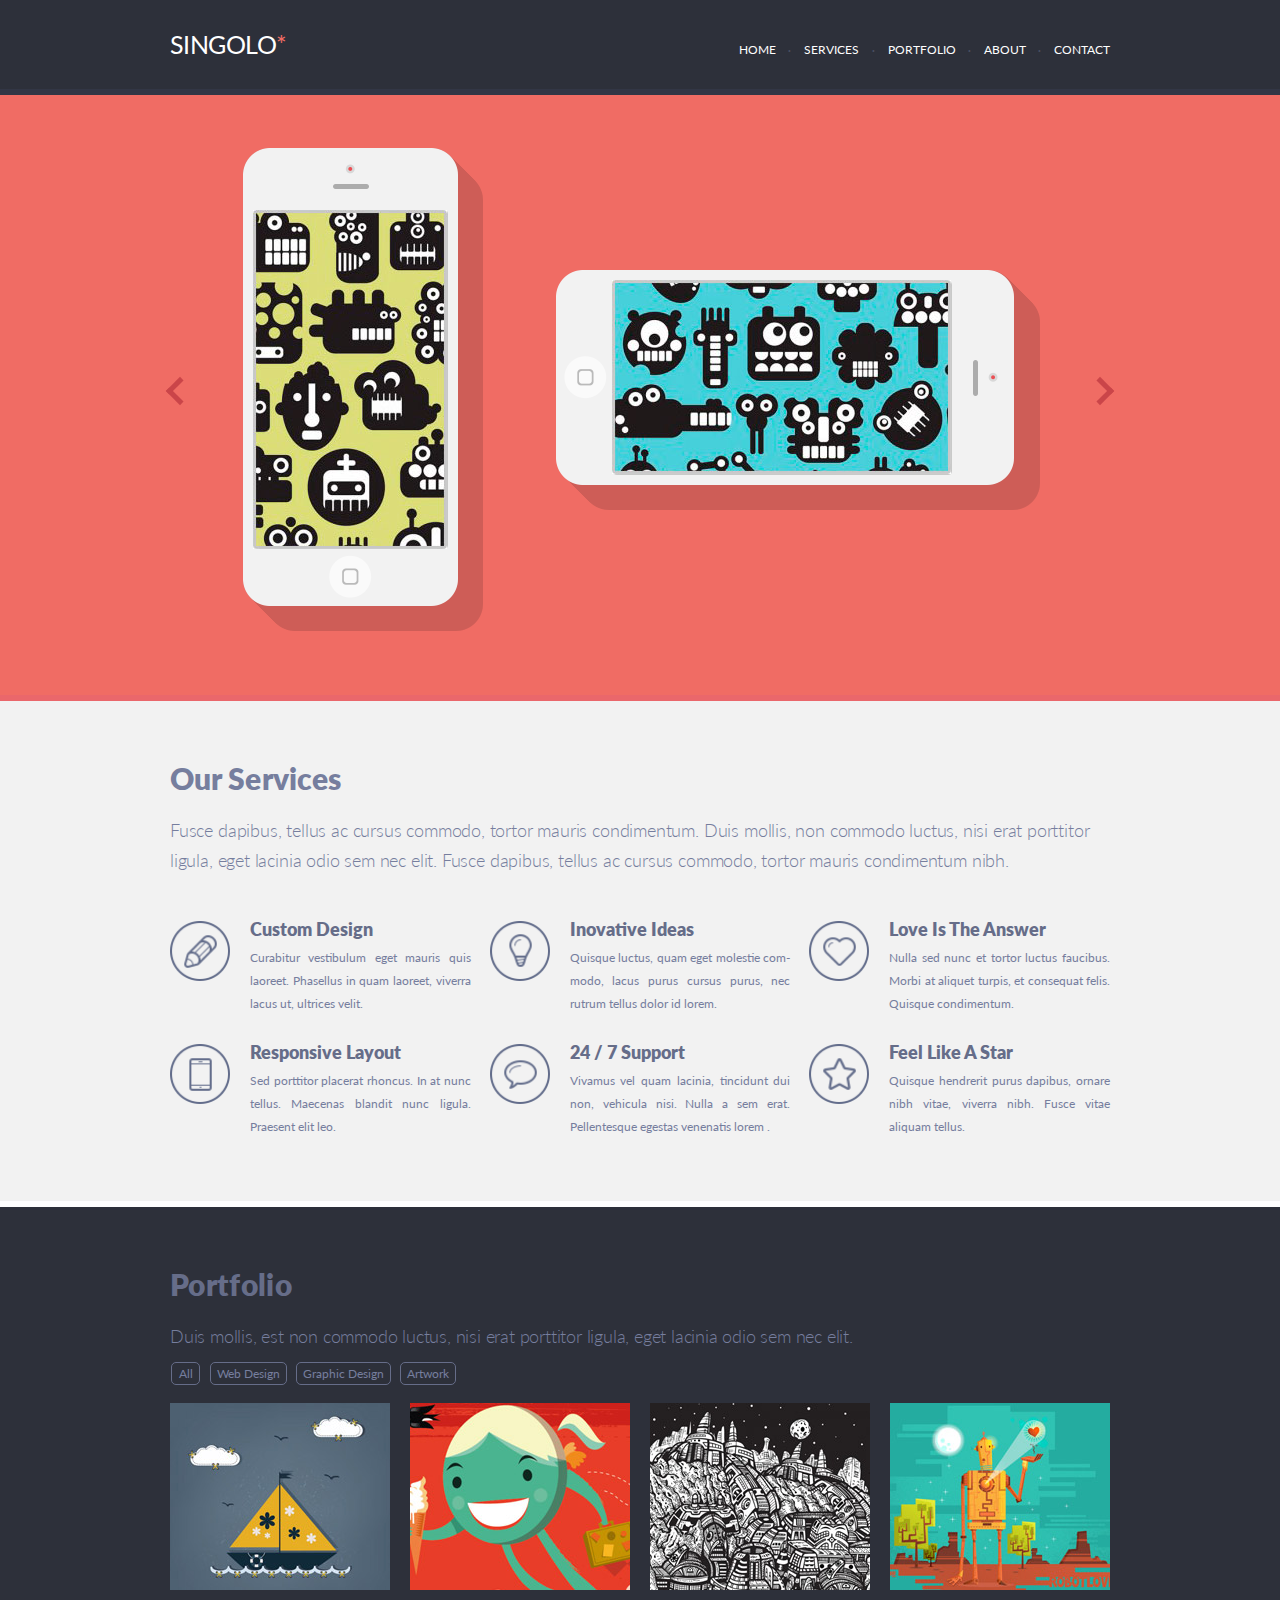
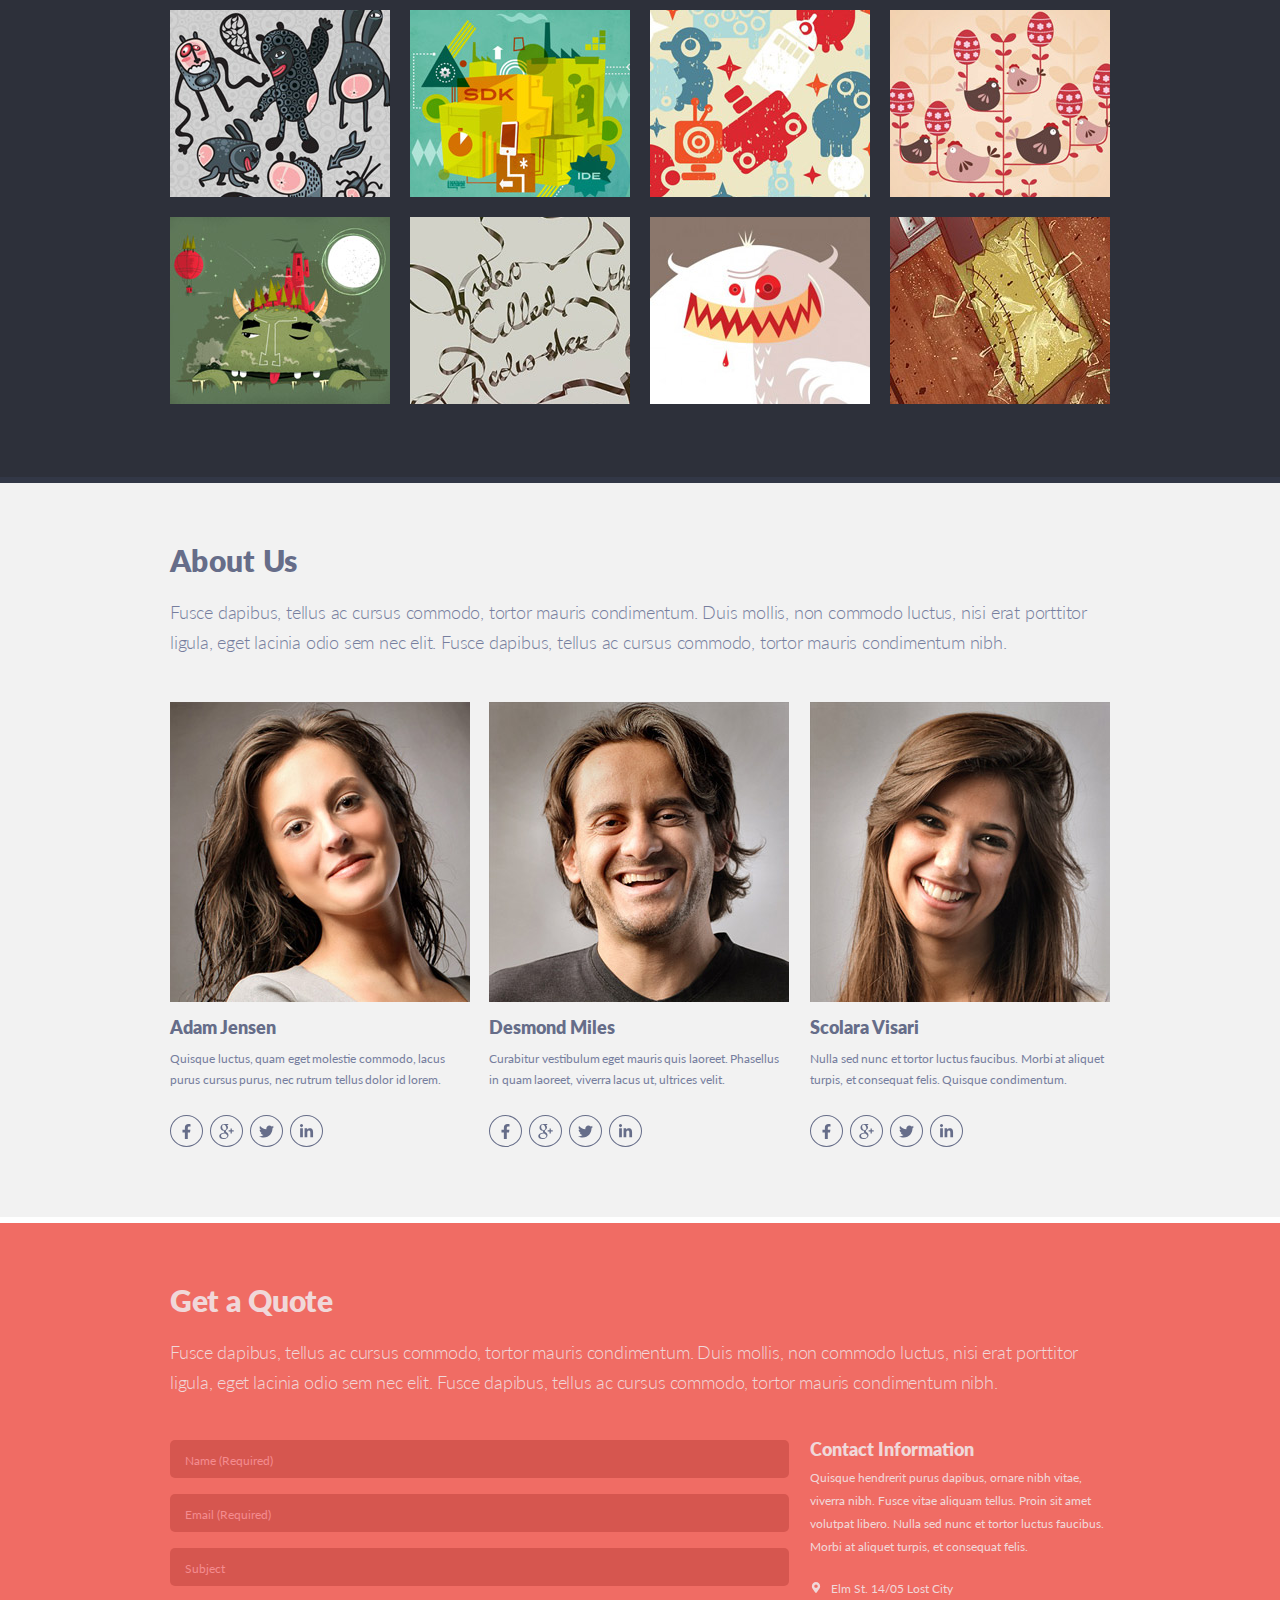
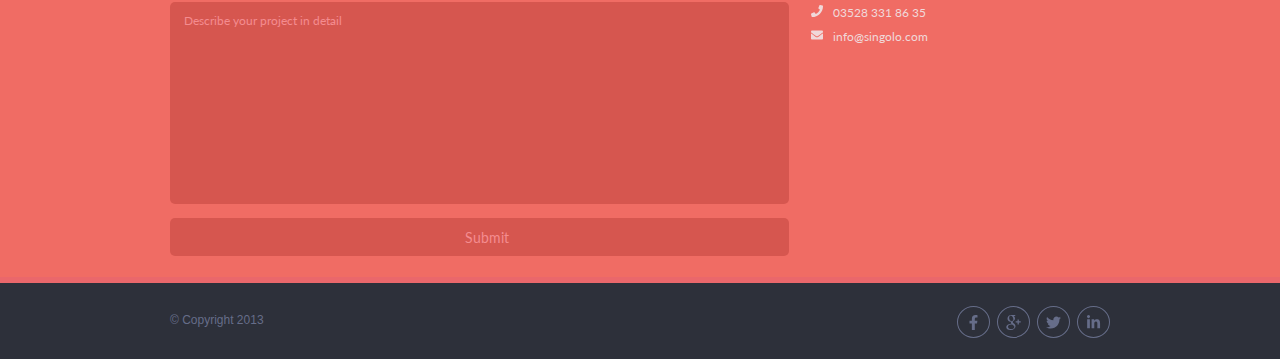
<file: index.html>
<!DOCTYPE html>
<html lang="en">
<head>
  <meta charset="UTF-8">
  <meta name="viewport" content="width=device-width, initial-scale=1.0">
  <link rel="stylesheet" href="./style.css">
  <title>Singolo</title>
</head>
<body id="home">
  <header class="header">
    <div class="container">      
      <h1 class="logo">SINGOLO<span class="star">*</span></h1>
      <nav class="nav">
        <ul class="navigation">
          <li class="navigation-item"><a class="link-item" href="#home">Home</a></li>
          <li class="navigation-item"><a class="link-item" href="#services">Services</a></li>
          <li class="navigation-item"><a class="link-item" href="#portfolio">Portfolio</a></li>
          <li class="navigation-item"><a class="link-item" href="#about">About</a></li>
          <li class="navigation-item"><a class="link-item" href="#contact">Contact</a></li>
        </ul>
      </nav>      
    </div>
  </header>
  <section class="slider-section">
    <div class="container">
      <div class="slider-show">      
        
        <div class="slider-item">
          
          <div class="iphones">
            <img class="iphone-vertical" src="./assets/img/iphone-vertical.png" alt="iphone">
            <img class="iphone-vertical-bg" src="./assets/img/bg-iphone-1.jpg" alt="iphone background">
            <img class="iphone-horizontal" src="./assets/img/iphone-horizontal.png" alt="iphone">
            <img class="iphone-horizontal-bg" src="./assets/img/bg-iphone-2.jpg" alt="iphone background">
          </div>
          
        </div> 
        <div class="slider-item">
          <img class="img2-slider" src="./assets/img/slider2.png" alt="">
        </div>
        <a class="arrow arrow-left" onclick="minusSlide()"></a>
        <a class="arrow arrow-right" onclick="plusSlide()"></a>
      </div>
    </div>
  </section>

  <section class="services-section" id="services">
    <div class="container">
      <h2 class="title-section">Our Services</h2>
      <p class="description-section">Fusce dapibus, tellus ac cursus commodo, tortor mauris condimentum. Duis mollis, non commodo luctus, nisi erat porttitor ligula, eget lacinia odio sem nec elit. Fusce dapibus, tellus ac cursus commodo, tortor mauris condimentum nibh.</p>
      

      <div class="services-items">
        <div class="services-item">
          <div class="services-item-img">
            <img src="./assets/img/pen.png" alt="pen">
          </div>
          <div class="services-item-content">
            <p class="services-item-title">Custom Design</p>
            <p class="services-item-description">Curabitur vestibulum eget mauris quis laoreet. Phasellus in quam
                    laoreet, viverra lacus ut, ultrices velit.</p>
          </div>
        </div>
        <div class="services-item">
          <div class="services-item-img">
            <img src="./assets/img/bulb.png" alt="bulb">
          </div>
          <div class="services-item-content">
            <p class="services-item-title">Inovative Ideas</p>
            <p class="services-item-description">Quisque luctus, quam eget molestie com&shy;modo, lacus purus cursus purus, nec rutrum tellus dolor id lorem.</p>
          </div>
        </div>
        <div class="services-item">
          <div class="services-item-img">
            <img src="./assets/img/heart.png" alt="heart">
          </div>
          <div class="services-item-content">
            <p class="services-item-title">Love Is The Answer</p>
            <p class="services-item-description">Nulla sed nunc et tortor luctus faucibus. Morbi at aliquet turpis, et consequat felis. Quisque condimentum.</p>
          </div>
        </div>
        <div class="services-item">
          <div class="services-item-img">
            <img src="./assets/img/phone.png" alt="phone">
          </div>
          <div class="services-item-content">
            <p class="services-item-title">Responsive Layout</p>
            <p class="services-item-description">Sed porttitor placerat rhoncus. In at nunc tellus. Maecenas blandit nunc ligula. Prae&shy;sent elit leo.</p>
          </div>
        </div>
        <div class="services-item">
          <div class="services-item-img">
            <img src="./assets/img/bubble.png" alt="bubbe">
          </div>
          <div class="services-item-content">
            <p class="services-item-title">24 / 7 Support</p>
            <p class="services-item-description">Vivamus vel quam lacinia, tincidunt dui non, vehicula nisi. Nulla a sem erat. Pellen&shy;tesque egestas venenatis lorem .</p>
          </div>
        </div>
        <div class="services-item">
          <div class="services-item-img">
            <img src="./assets/img/star.png" alt="star">
          </div>
          <div class="services-item-content">
            <p class="services-item-title">Feel Like A Star</p>
            <p class="services-item-description">Quisque hendrerit purus dapibus, ornare nibh vitae, viverra nibh. Fusce vitae aliquam tellus.</p>
          </div>
        </div>
      </div>  
    </div>
    </div>
  </section>

  <section class="portfolio" id="portfolio">
    <div class="container">
      <h2 class="title-portfolio">Portfolio</h2>
      <p class="description-portfolio">
        Duis mollis, est non commodo luctus, nisi erat porttitor ligula, eget lacinia odio sem nec elit.
      </p>
      <div class="portfolio-buttons">
        <button class="portfolio-button1">All</button>
        <button class="portfolio-button2">Web Design</button>
        <button class="portfolio-button3">Graphic Design</button>
        <button class="portfolio-button4">Artwork</button>
      </div>
      <div class="portfolio-imgs">
        <img src="./assets/img/portfolio-1.jpg" alt="images" class="portfolio-img">
        <img src="./assets/img/portfolio-2.jpg" alt="images" class="portfolio-img">
        <img src="./assets/img/portfolio-3.jpg" alt="images" class="portfolio-img">
        <img src="./assets/img/portfolio-4.jpg" alt="images" class="portfolio-img">
        <img src="./assets/img/portfolio-5.jpg" alt="images" class="portfolio-img">
        <img src="./assets/img/portfolio-6.jpg" alt="images" class="portfolio-img">
        <img src="./assets/img/portfolio-7.jpg" alt="images" class="portfolio-img">
        <img src="./assets/img/portfolio-8.jpg" alt="images" class="portfolio-img">
        <img src="./assets/img/portfolio-9.jpg" alt="images" class="portfolio-img">
        <img src="./assets/img/portfolio-10.jpg" alt="images" class="portfolio-img">
        <img src="./assets/img/portfolio-11.jpg" alt="images" class="portfolio-img">
        <img src="./assets/img/portfolio-12.jpg" alt="images" class="portfolio-img">
      </div>
    </div>
  </section>
  <section class="about-us" id="about">
    <div class="container">
      <h2 class="title-portfolio">About Us</h2>
      <p class="description-portfolio">
        Fusce dapibus, tellus ac cursus commodo, tortor mauris condimentum. Duis mollis, non commodo luctus, nisi erat porttitor ligula, eget lacinia odio sem nec elit. Fusce dapibus, tellus ac cursus commodo, tortor mauris condimentum nibh.
      </p>      
      <div class="about-persons">
          <div class="about-person">
            <div class="about-img">
              <img src="./assets/img/about-us-1.jpg" alt="images">
            </div>            
            <h3 class="about-title">Adam Jensen</h3>
            <p class="about-description">
              Quisque luctus, quam eget molestie commodo, lacus purus cursus purus, nec rutrum tellus dolor id lorem.
            </p>
            <div class="about-social">    
                <a href="#" target="_blank">        
                  <div class="social">                  
                    <svg width="15" height="15" aria-hidden="true" focusable="false" data-prefix="fab" data-icon="facebook-f" class="svg-inline--fa fa-facebook-f fa-w-10" role="img" xmlns="http://www.w3.org/2000/svg" viewBox="0 0 320 512"><path id="facebook" fill="#666d89" d="M279.14 288l14.22-92.66h-88.91v-60.13c0-25.35 12.42-50.06 52.24-50.06h40.42V6.26S260.43 0 225.36 0c-73.22 0-121.08 44.38-121.08 124.72v70.62H22.89V288h81.39v224h100.17V288z"></path></svg>
                  </div> 
                </a> 
                <a href="#" target="_blank">
                  <div class="social">                    
                      <svg version="1.1" id="Capa_1" xmlns="http://www.w3.org/2000/svg" xmlns:xlink="http://www.w3.org/1999/xlink" x="0px" y="0px"
                      width="15px" height="15px" viewBox="0 0 604.35 604.35" style="enable-background:new 0 0 604.35 604.35;"
                      xml:space="preserve"><path id="googleplus" fill="#666d89" d="M516.375,255v-76.5h-51V255h-76.5v51h76.5v76.5h51V306h76.5v-51H516.375z M320.025,341.7l-28.051-20.4
                      c-10.2-7.649-20.399-17.85-20.399-35.7s12.75-33.15,25.5-40.8c33.15-25.5,66.3-53.55,66.3-109.65c0-53.55-33.15-84.15-51-99.45
                      h43.35l30.6-35.7h-158.1c-112.2,0-168.3,71.4-168.3,147.9c0,58.65,45.9,122.4,127.5,122.4h20.4c-2.55,7.65-10.2,20.4-10.2,33.15
                      c0,25.5,10.2,35.7,22.95,51c-35.7,2.55-102,10.2-150.45,40.8c-45.9,28.05-58.65,66.3-58.65,94.35
                      c0,58.65,53.55,114.75,168.3,114.75c137.7,0,204.001-76.5,204.001-150.449C383.775,400.35,355.725,372.3,320.025,341.7z
                        M126.225,109.65c0-56.1,33.15-81.6,68.85-81.6c66.3,0,102,89.25,102,140.25c0,66.3-53.55,79.05-73.95,79.05
                      C159.375,247.35,126.225,168.3,126.225,109.65z M218.024,568.65c-84.15,0-137.7-38.25-137.7-94.351c0-56.1,51-73.95,66.3-81.6
                      c33.15-10.2,76.5-12.75,84.15-12.75s12.75,0,17.85,0c61.2,43.35,86.7,61.2,86.7,102C335.324,530.4,286.875,568.65,218.024,568.65z
                      "/></svg>                    
                  </div> 
                </a> 
                <a href="#" target="_blank">
                  <div class="social">                  
                    <svg width="15" height="15" aria-hidden="true" focusable="false" data-prefix="fab" data-icon="twitter" class="svg-inline--fa fa-twitter fa-w-16" role="img" xmlns="http://www.w3.org/2000/svg" viewBox="0 0 512 512"><path id="twitter" fill="#666d89" d="M459.37 151.716c.325 4.548.325 9.097.325 13.645 0 138.72-105.583 298.558-298.558 298.558-59.452 0-114.68-17.219-161.137-47.106 8.447.974 16.568 1.299 25.34 1.299 49.055 0 94.213-16.568 130.274-44.832-46.132-.975-84.792-31.188-98.112-72.772 6.498.974 12.995 1.624 19.818 1.624 9.421 0 18.843-1.3 27.614-3.573-48.081-9.747-84.143-51.98-84.143-102.985v-1.299c13.969 7.797 30.214 12.67 47.431 13.319-28.264-18.843-46.781-51.005-46.781-87.391 0-19.492 5.197-37.36 14.294-52.954 51.655 63.675 129.3 105.258 216.365 109.807-1.624-7.797-2.599-15.918-2.599-24.04 0-57.828 46.782-104.934 104.934-104.934 30.213 0 57.502 12.67 76.67 33.137 23.715-4.548 46.456-13.32 66.599-25.34-7.798 24.366-24.366 44.833-46.132 57.827 21.117-2.273 41.584-8.122 60.426-16.243-14.292 20.791-32.161 39.308-52.628 54.253z"></path></svg>
                  </div>
                </a>  
                <a href="#" target="_blank">
                <div class="social">                  
                    <svg width="15" height="15" aria-hidden="true" focusable="false" data-prefix="fab" data-icon="linkedin-in" class="svg-inline--fa fa-linkedin-in fa-w-14" role="img" xmlns="http://www.w3.org/2000/svg" viewBox="0 0 448 512"><path id="linkedin" fill="#666d89" d="M100.28 448H7.4V148.9h92.88zM53.79 108.1C24.09 108.1 0 83.5 0 53.8a53.79 53.79 0 0 1 107.58 0c0 29.7-24.1 54.3-53.79 54.3zM447.9 448h-92.68V302.4c0-34.7-.7-79.2-48.29-79.2-48.29 0-55.69 37.7-55.69 76.7V448h-92.78V148.9h89.08v40.8h1.3c12.4-23.5 42.69-48.3 87.88-48.3 94 0 111.28 61.9 111.28 142.3V448z"></path></svg>
                </div>  
                </a>      
            </div>
          </div>
        
        
          <div class="about-person">
            <div class="about-img">
              <img src="./assets/img/about-us-2.jpg" alt="images">
            </div>            
            <h3 class="about-title">Desmond Miles</h3>
            <p class="about-description">
              Curabitur vestibulum eget mauris quis laoreet. Phasellus in quam laoreet, viverra lacus ut, ultrices velit.
            </p>
            <div class="about-social">    
                <a href="#" target="_blank">        
                  <div class="social">                  
                    <svg width="15" height="15" aria-hidden="true" focusable="false" data-prefix="fab" data-icon="facebook-f" class="svg-inline--fa fa-facebook-f fa-w-10" role="img" xmlns="http://www.w3.org/2000/svg" viewBox="0 0 320 512"><path id="facebook" fill="#666d89" d="M279.14 288l14.22-92.66h-88.91v-60.13c0-25.35 12.42-50.06 52.24-50.06h40.42V6.26S260.43 0 225.36 0c-73.22 0-121.08 44.38-121.08 124.72v70.62H22.89V288h81.39v224h100.17V288z"></path></svg>
                  </div> 
                </a> 
                <a href="#" target="_blank">
                  <div class="social">                    
                      <svg version="1.1" id="Capa_1" xmlns="http://www.w3.org/2000/svg" xmlns:xlink="http://www.w3.org/1999/xlink" x="0px" y="0px"
                      width="15px" height="15px" viewBox="0 0 604.35 604.35" style="enable-background:new 0 0 604.35 604.35;"
                      xml:space="preserve"><path id="googleplus" fill="#666d89" d="M516.375,255v-76.5h-51V255h-76.5v51h76.5v76.5h51V306h76.5v-51H516.375z M320.025,341.7l-28.051-20.4
                      c-10.2-7.649-20.399-17.85-20.399-35.7s12.75-33.15,25.5-40.8c33.15-25.5,66.3-53.55,66.3-109.65c0-53.55-33.15-84.15-51-99.45
                      h43.35l30.6-35.7h-158.1c-112.2,0-168.3,71.4-168.3,147.9c0,58.65,45.9,122.4,127.5,122.4h20.4c-2.55,7.65-10.2,20.4-10.2,33.15
                      c0,25.5,10.2,35.7,22.95,51c-35.7,2.55-102,10.2-150.45,40.8c-45.9,28.05-58.65,66.3-58.65,94.35
                      c0,58.65,53.55,114.75,168.3,114.75c137.7,0,204.001-76.5,204.001-150.449C383.775,400.35,355.725,372.3,320.025,341.7z
                        M126.225,109.65c0-56.1,33.15-81.6,68.85-81.6c66.3,0,102,89.25,102,140.25c0,66.3-53.55,79.05-73.95,79.05
                      C159.375,247.35,126.225,168.3,126.225,109.65z M218.024,568.65c-84.15,0-137.7-38.25-137.7-94.351c0-56.1,51-73.95,66.3-81.6
                      c33.15-10.2,76.5-12.75,84.15-12.75s12.75,0,17.85,0c61.2,43.35,86.7,61.2,86.7,102C335.324,530.4,286.875,568.65,218.024,568.65z
                      "/></svg>                    
                  </div> 
                </a> 
                <a href="#" target="_blank">
                  <div class="social">                  
                    <svg width="15" height="15" aria-hidden="true" focusable="false" data-prefix="fab" data-icon="twitter" class="svg-inline--fa fa-twitter fa-w-16" role="img" xmlns="http://www.w3.org/2000/svg" viewBox="0 0 512 512"><path id="twitter" fill="#666d89" d="M459.37 151.716c.325 4.548.325 9.097.325 13.645 0 138.72-105.583 298.558-298.558 298.558-59.452 0-114.68-17.219-161.137-47.106 8.447.974 16.568 1.299 25.34 1.299 49.055 0 94.213-16.568 130.274-44.832-46.132-.975-84.792-31.188-98.112-72.772 6.498.974 12.995 1.624 19.818 1.624 9.421 0 18.843-1.3 27.614-3.573-48.081-9.747-84.143-51.98-84.143-102.985v-1.299c13.969 7.797 30.214 12.67 47.431 13.319-28.264-18.843-46.781-51.005-46.781-87.391 0-19.492 5.197-37.36 14.294-52.954 51.655 63.675 129.3 105.258 216.365 109.807-1.624-7.797-2.599-15.918-2.599-24.04 0-57.828 46.782-104.934 104.934-104.934 30.213 0 57.502 12.67 76.67 33.137 23.715-4.548 46.456-13.32 66.599-25.34-7.798 24.366-24.366 44.833-46.132 57.827 21.117-2.273 41.584-8.122 60.426-16.243-14.292 20.791-32.161 39.308-52.628 54.253z"></path></svg>
                  </div>
                </a>  
                <a href="#" target="_blank">
                <div class="social">                  
                    <svg width="15" height="15" aria-hidden="true" focusable="false" data-prefix="fab" data-icon="linkedin-in" class="svg-inline--fa fa-linkedin-in fa-w-14" role="img" xmlns="http://www.w3.org/2000/svg" viewBox="0 0 448 512"><path id="linkedin" fill="#666d89" d="M100.28 448H7.4V148.9h92.88zM53.79 108.1C24.09 108.1 0 83.5 0 53.8a53.79 53.79 0 0 1 107.58 0c0 29.7-24.1 54.3-53.79 54.3zM447.9 448h-92.68V302.4c0-34.7-.7-79.2-48.29-79.2-48.29 0-55.69 37.7-55.69 76.7V448h-92.78V148.9h89.08v40.8h1.3c12.4-23.5 42.69-48.3 87.88-48.3 94 0 111.28 61.9 111.28 142.3V448z"></path></svg>
                </div>  
                </a>      
            </div>
          </div>
        
        
          <div class="about-person">
            <div class="about-img">
              <img src="./assets/img/about-us-3.jpg" alt="images">
            </div>            
            <h3 class="about-title">Scolara Visari</h3>
            <p class="about-description">
              Nulla sed nunc et tortor luctus faucibus. Morbi at aliquet turpis, et consequat felis. Quisque condimentum.
            </p>
            <div class="about-social">    
                <a href="#" target="_blank">        
                  <div class="social">                  
                    <svg width="15" height="15" aria-hidden="true" focusable="false" data-prefix="fab" data-icon="facebook-f" class="svg-inline--fa fa-facebook-f fa-w-10" role="img" xmlns="http://www.w3.org/2000/svg" viewBox="0 0 320 512"><path id="facebook" fill="#666d89" d="M279.14 288l14.22-92.66h-88.91v-60.13c0-25.35 12.42-50.06 52.24-50.06h40.42V6.26S260.43 0 225.36 0c-73.22 0-121.08 44.38-121.08 124.72v70.62H22.89V288h81.39v224h100.17V288z"></path></svg>
                  </div> 
                </a> 
                <a href="#" target="_blank">
                  <div class="social">                    
                      <svg version="1.1" id="Capa_1" xmlns="http://www.w3.org/2000/svg" xmlns:xlink="http://www.w3.org/1999/xlink" x="0px" y="0px"
                      width="15px" height="15px" viewBox="0 0 604.35 604.35" style="enable-background:new 0 0 604.35 604.35;"
                      xml:space="preserve"><path id="googleplus" fill="#666d89" d="M516.375,255v-76.5h-51V255h-76.5v51h76.5v76.5h51V306h76.5v-51H516.375z M320.025,341.7l-28.051-20.4
                      c-10.2-7.649-20.399-17.85-20.399-35.7s12.75-33.15,25.5-40.8c33.15-25.5,66.3-53.55,66.3-109.65c0-53.55-33.15-84.15-51-99.45
                      h43.35l30.6-35.7h-158.1c-112.2,0-168.3,71.4-168.3,147.9c0,58.65,45.9,122.4,127.5,122.4h20.4c-2.55,7.65-10.2,20.4-10.2,33.15
                      c0,25.5,10.2,35.7,22.95,51c-35.7,2.55-102,10.2-150.45,40.8c-45.9,28.05-58.65,66.3-58.65,94.35
                      c0,58.65,53.55,114.75,168.3,114.75c137.7,0,204.001-76.5,204.001-150.449C383.775,400.35,355.725,372.3,320.025,341.7z
                        M126.225,109.65c0-56.1,33.15-81.6,68.85-81.6c66.3,0,102,89.25,102,140.25c0,66.3-53.55,79.05-73.95,79.05
                      C159.375,247.35,126.225,168.3,126.225,109.65z M218.024,568.65c-84.15,0-137.7-38.25-137.7-94.351c0-56.1,51-73.95,66.3-81.6
                      c33.15-10.2,76.5-12.75,84.15-12.75s12.75,0,17.85,0c61.2,43.35,86.7,61.2,86.7,102C335.324,530.4,286.875,568.65,218.024,568.65z
                      "/></svg>                    
                  </div> 
                </a> 
                <a href="#" target="_blank">
                  <div class="social">                  
                    <svg width="15" height="15" aria-hidden="true" focusable="false" data-prefix="fab" data-icon="twitter" class="svg-inline--fa fa-twitter fa-w-16" role="img" xmlns="http://www.w3.org/2000/svg" viewBox="0 0 512 512"><path id="twitter" fill="#666d89" d="M459.37 151.716c.325 4.548.325 9.097.325 13.645 0 138.72-105.583 298.558-298.558 298.558-59.452 0-114.68-17.219-161.137-47.106 8.447.974 16.568 1.299 25.34 1.299 49.055 0 94.213-16.568 130.274-44.832-46.132-.975-84.792-31.188-98.112-72.772 6.498.974 12.995 1.624 19.818 1.624 9.421 0 18.843-1.3 27.614-3.573-48.081-9.747-84.143-51.98-84.143-102.985v-1.299c13.969 7.797 30.214 12.67 47.431 13.319-28.264-18.843-46.781-51.005-46.781-87.391 0-19.492 5.197-37.36 14.294-52.954 51.655 63.675 129.3 105.258 216.365 109.807-1.624-7.797-2.599-15.918-2.599-24.04 0-57.828 46.782-104.934 104.934-104.934 30.213 0 57.502 12.67 76.67 33.137 23.715-4.548 46.456-13.32 66.599-25.34-7.798 24.366-24.366 44.833-46.132 57.827 21.117-2.273 41.584-8.122 60.426-16.243-14.292 20.791-32.161 39.308-52.628 54.253z"></path></svg>
                  </div>
                </a>  
                <a href="#" target="_blank">
                <div class="social">                  
                    <svg width="15" height="15" aria-hidden="true" focusable="false" data-prefix="fab" data-icon="linkedin-in" class="svg-inline--fa fa-linkedin-in fa-w-14" role="img" xmlns="http://www.w3.org/2000/svg" viewBox="0 0 448 512"><path id="linkedin" fill="#666d89" d="M100.28 448H7.4V148.9h92.88zM53.79 108.1C24.09 108.1 0 83.5 0 53.8a53.79 53.79 0 0 1 107.58 0c0 29.7-24.1 54.3-53.79 54.3zM447.9 448h-92.68V302.4c0-34.7-.7-79.2-48.29-79.2-48.29 0-55.69 37.7-55.69 76.7V448h-92.78V148.9h89.08v40.8h1.3c12.4-23.5 42.69-48.3 87.88-48.3 94 0 111.28 61.9 111.28 142.3V448z"></path></svg>
                </div>  
                </a>      
            </div>
          </div>
        </div>
      </div>
    </div>
  </section>

  <section class="get" id="contact">
    <div class="container">
      <h2 class="title-section">Get a Quote</h2>
      <p class="description-section">
        Fusce dapibus, tellus ac cursus commodo, tortor mauris condimentum. Duis mollis, non commodo luctus, nisi erat porttitor ligula, eget lacinia odio sem nec elit. Fusce dapibus, tellus ac cursus commodo, tortor mauris condimentum nibh.
      </p>
      <div class="contacts">
        <div class="form-section">
          <form action="#" method="get">         
            <input type="input" name="name" placeholder="Name (Required)" required>
            <input type="email" name="email" placeholder="Email (Required)" required>
            <input type="input" name="subject" placeholder="Subject">
            <textarea name="text" placeholder="Describe your project in detail"></textarea>
            <input type="submit" value="Submit">
           </form>
        </div>
        <div class="contacts-section">
          <h4 class="title-contact">
            Contact Information
          </h4> 
          <p class="description-contacts">
            Quisque hendrerit purus dapibus, ornare nibh vitae, viverra nibh. Fusce vitae aliquam tellus. Proin sit amet volutpat libero. Nulla sed nunc et tortor luctus faucibus. Morbi at aliquet turpis, et consequat felis. 
          </p>
          <div class="contact-items">
            <div class="contact-item">
              <a href="#">              
                <svg width="10" height="11" aria-hidden="true" focusable="false" data-prefix="fas" data-icon="map-marker-alt" class="svg-inline--fa fa-map-marker-alt fa-w-12" role="img" xmlns="http://www.w3.org/2000/svg" viewBox="0 0 384 512"><path fill="#f0d8d9" d="M172.268 501.67C26.97 291.031 0 269.413 0 192 0 85.961 85.961 0 192 0s192 85.961 192 192c0 77.413-26.97 99.031-172.268 309.67-9.535 13.774-29.93 13.773-39.464 0zM192 272c44.183 0 80-35.817 80-80s-35.817-80-80-80-80 35.817-80 80 35.817 80 80 80z"></path></svg>
                <p class="description-contacts">Elm St. 14/05 Lost City</p>                         
            </a>
            </div>
            <div class="contact-item">
              <a href="#">              
                <svg width="12" height="12" aria-hidden="true" focusable="false" data-prefix="fas" data-icon="phone" class="svg-inline--fa fa-phone fa-w-16" role="img" xmlns="http://www.w3.org/2000/svg" viewBox="0 0 512 512"><path fill="#f0d8d9" d="M493.4 24.6l-104-24c-11.3-2.6-22.9 3.3-27.5 13.9l-48 112c-4.2 9.8-1.4 21.3 6.9 28l60.6 49.6c-36 76.7-98.9 140.5-177.2 177.2l-49.6-60.6c-6.8-8.3-18.2-11.1-28-6.9l-112 48C3.9 366.5-2 378.1.6 389.4l24 104C27.1 504.2 36.7 512 48 512c256.1 0 464-207.5 464-464 0-11.2-7.7-20.9-18.6-23.4z"></path></svg>
                <p class="description-contacts">03528 331 86 35 </p>                         
            </a>
            </div>
            <div class="contact-item">
              <a href="#">              
                <svg width="12" height="12" aria-hidden="true" focusable="false" data-prefix="fas" data-icon="envelope" class="svg-inline--fa fa-envelope fa-w-16" role="img" xmlns="http://www.w3.org/2000/svg" viewBox="0 0 512 512"><path fill="#f0d8d9" d="M502.3 190.8c3.9-3.1 9.7-.2 9.7 4.7V400c0 26.5-21.5 48-48 48H48c-26.5 0-48-21.5-48-48V195.6c0-5 5.7-7.8 9.7-4.7 22.4 17.4 52.1 39.5 154.1 113.6 21.1 15.4 56.7 47.8 92.2 47.6 35.7.3 72-32.8 92.3-47.6 102-74.1 131.6-96.3 154-113.7zM256 320c23.2.4 56.6-29.2 73.4-41.4 132.7-96.3 142.8-104.7 173.4-128.7 5.8-4.5 9.2-11.5 9.2-18.9v-19c0-26.5-21.5-48-48-48H48C21.5 64 0 85.5 0 112v19c0 7.4 3.4 14.3 9.2 18.9 30.6 23.9 40.7 32.4 173.4 128.7 16.8 12.2 50.2 41.8 73.4 41.4z"></path></svg>
                <p class="description-contacts">info@singolo.com</p>                         
            </a>
            </div>

            
          </div>  
        </div>
      </div>

    </div>
  </section>



  <footer class="footer">
    <div class="container">
      <div class="footer-block">
        <p class="copyright">© Copyright 2013</p>
        <div class="about-social">    
          <a href="#" target="_blank">        
            <div class="social">                  
              <svg width="15" height="15" aria-hidden="true" focusable="false" data-prefix="fab" data-icon="facebook-f" class="svg-inline--fa fa-facebook-f fa-w-10" role="img" xmlns="http://www.w3.org/2000/svg" viewBox="0 0 320 512"><path id="facebook" fill="#666d89" d="M279.14 288l14.22-92.66h-88.91v-60.13c0-25.35 12.42-50.06 52.24-50.06h40.42V6.26S260.43 0 225.36 0c-73.22 0-121.08 44.38-121.08 124.72v70.62H22.89V288h81.39v224h100.17V288z"></path></svg>
            </div> 
          </a> 
          <a href="#" target="_blank">
            <div class="social">                    
                <svg version="1.1" id="Capa_1" xmlns="http://www.w3.org/2000/svg" xmlns:xlink="http://www.w3.org/1999/xlink" x="0px" y="0px"
                width="15px" height="15px" viewBox="0 0 604.35 604.35" style="enable-background:new 0 0 604.35 604.35;"
                xml:space="preserve"><path id="googleplus" fill="#666d89" d="M516.375,255v-76.5h-51V255h-76.5v51h76.5v76.5h51V306h76.5v-51H516.375z M320.025,341.7l-28.051-20.4
                c-10.2-7.649-20.399-17.85-20.399-35.7s12.75-33.15,25.5-40.8c33.15-25.5,66.3-53.55,66.3-109.65c0-53.55-33.15-84.15-51-99.45
                h43.35l30.6-35.7h-158.1c-112.2,0-168.3,71.4-168.3,147.9c0,58.65,45.9,122.4,127.5,122.4h20.4c-2.55,7.65-10.2,20.4-10.2,33.15
                c0,25.5,10.2,35.7,22.95,51c-35.7,2.55-102,10.2-150.45,40.8c-45.9,28.05-58.65,66.3-58.65,94.35
                c0,58.65,53.55,114.75,168.3,114.75c137.7,0,204.001-76.5,204.001-150.449C383.775,400.35,355.725,372.3,320.025,341.7z
                  M126.225,109.65c0-56.1,33.15-81.6,68.85-81.6c66.3,0,102,89.25,102,140.25c0,66.3-53.55,79.05-73.95,79.05
                C159.375,247.35,126.225,168.3,126.225,109.65z M218.024,568.65c-84.15,0-137.7-38.25-137.7-94.351c0-56.1,51-73.95,66.3-81.6
                c33.15-10.2,76.5-12.75,84.15-12.75s12.75,0,17.85,0c61.2,43.35,86.7,61.2,86.7,102C335.324,530.4,286.875,568.65,218.024,568.65z
                "/></svg>                    
            </div> 
          </a> 
          <a href="#" target="_blank">
            <div class="social">                  
              <svg width="15" height="15" aria-hidden="true" focusable="false" data-prefix="fab" data-icon="twitter" class="svg-inline--fa fa-twitter fa-w-16" role="img" xmlns="http://www.w3.org/2000/svg" viewBox="0 0 512 512"><path id="twitter" fill="#666d89" d="M459.37 151.716c.325 4.548.325 9.097.325 13.645 0 138.72-105.583 298.558-298.558 298.558-59.452 0-114.68-17.219-161.137-47.106 8.447.974 16.568 1.299 25.34 1.299 49.055 0 94.213-16.568 130.274-44.832-46.132-.975-84.792-31.188-98.112-72.772 6.498.974 12.995 1.624 19.818 1.624 9.421 0 18.843-1.3 27.614-3.573-48.081-9.747-84.143-51.98-84.143-102.985v-1.299c13.969 7.797 30.214 12.67 47.431 13.319-28.264-18.843-46.781-51.005-46.781-87.391 0-19.492 5.197-37.36 14.294-52.954 51.655 63.675 129.3 105.258 216.365 109.807-1.624-7.797-2.599-15.918-2.599-24.04 0-57.828 46.782-104.934 104.934-104.934 30.213 0 57.502 12.67 76.67 33.137 23.715-4.548 46.456-13.32 66.599-25.34-7.798 24.366-24.366 44.833-46.132 57.827 21.117-2.273 41.584-8.122 60.426-16.243-14.292 20.791-32.161 39.308-52.628 54.253z"></path></svg>
            </div>
          </a>  
          <a href="#" target="_blank">
          <div class="social">                  
              <svg width="15" height="15" aria-hidden="true" focusable="false" data-prefix="fab" data-icon="linkedin-in" class="svg-inline--fa fa-linkedin-in fa-w-14" role="img" xmlns="http://www.w3.org/2000/svg" viewBox="0 0 448 512"><path id="linkedin" fill="#666d89" d="M100.28 448H7.4V148.9h92.88zM53.79 108.1C24.09 108.1 0 83.5 0 53.8a53.79 53.79 0 0 1 107.58 0c0 29.7-24.1 54.3-53.79 54.3zM447.9 448h-92.68V302.4c0-34.7-.7-79.2-48.29-79.2-48.29 0-55.69 37.7-55.69 76.7V448h-92.78V148.9h89.08v40.8h1.3c12.4-23.5 42.69-48.3 87.88-48.3 94 0 111.28 61.9 111.28 142.3V448z"></path></svg>
          </div>  
          </a>      
        </div>
      </div>
    </div>
  </footer>
  <div class="modal">
    <div class="modal__content">
        <h2 class="modal__header">The letter was sent</h2>
        <h3 class="modal__title">Subject</h3>
        <p id="resalt_subject" class="sub-p modal__text"></p>
        <div>
        <h3 class="modal__title">Description</h3>
        <p id="resalt_description" class="sub-p modal__text"></p>
        </div> 
        <button id="modal__button" class="button modal__button">OK</button>
    </div>
</div>
<script src="./index.js"></script>
</body>
</html>
</file>
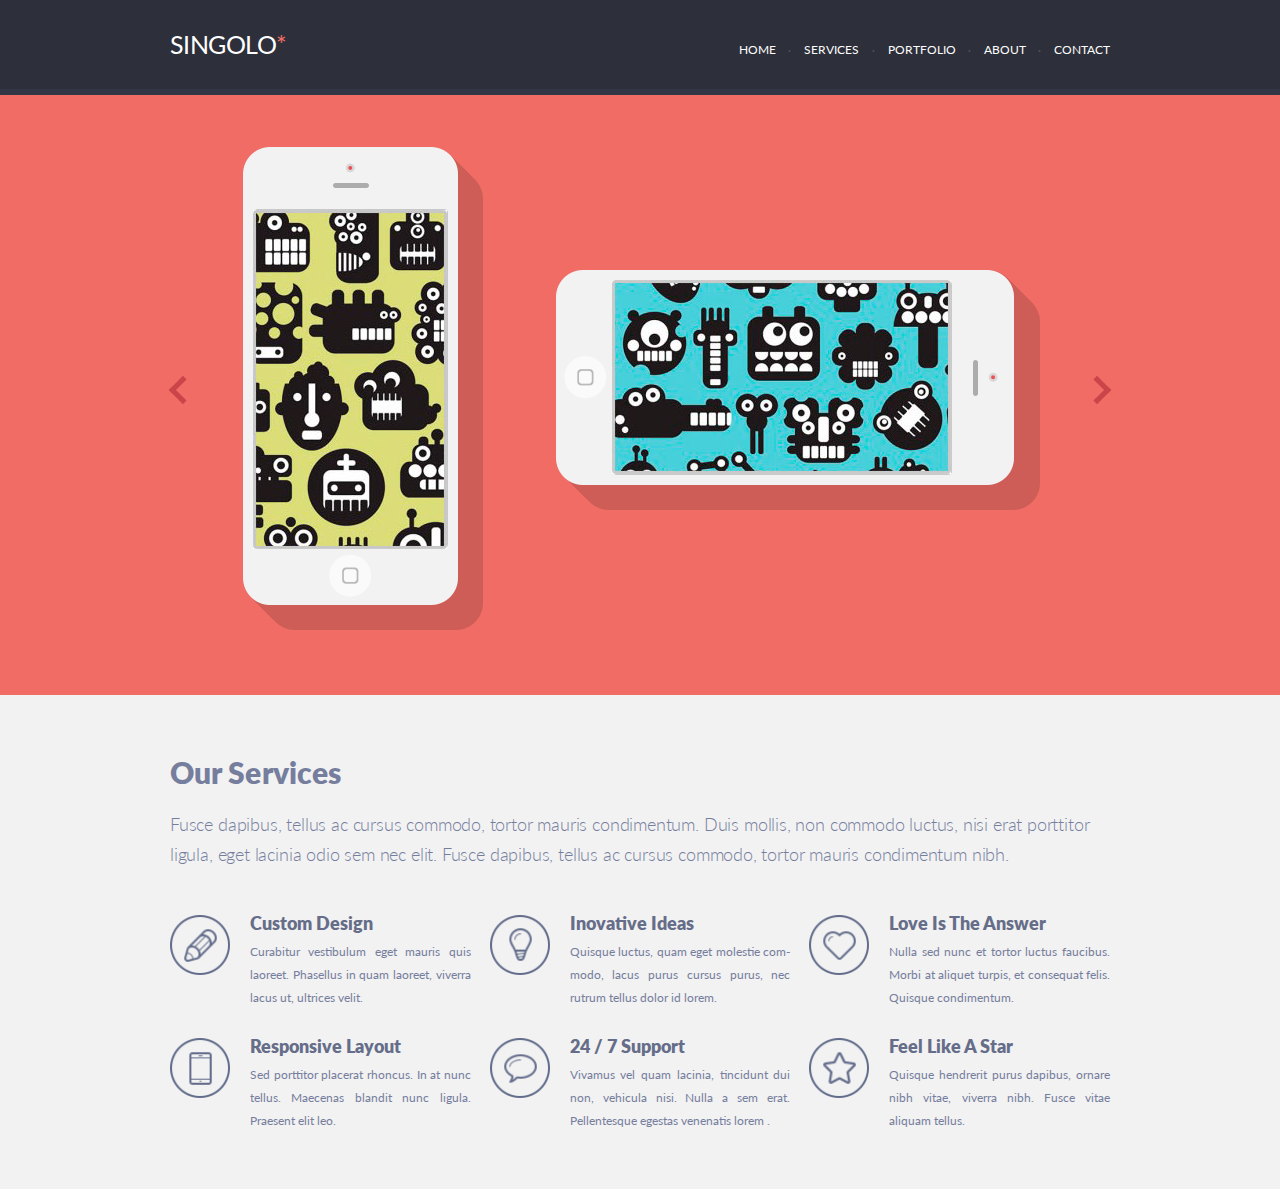
<file: singolo1.html>
<!DOCTYPE html>
<html lang="en">
<head>
  <meta charset="UTF-8">
  <meta name="viewport" content="width=device-width, initial-scale=1.0">
  <link rel="stylesheet" href="./singolo1.css">
  <title>Singolo</title>
</head>
<body>
  <header class="header">
    <div class="container">      
      <h1 class="logo">SINGOLO<span class="star">*</span></h1>
      <nav class="nav">
        <ul class="navigation">
          <li class="navigation-item"><a class="link-item" href="#">Home</a></li>
          <li class="navigation-item"><a class="link-item" href="#">Services</a></li>
          <li class="navigation-item"><a class="link-item" href="#">Portfolio</a></li>
          <li class="navigation-item"><a class="link-item" href="#">About</a></li>
          <li class="navigation-item"><a class="link-item" href="#">Contact</a></li>
        </ul>
      </nav>      
    </div>
  </header>
  <section class="slider-section">
    <div class="container">
      <div class="slider">
        <a href="#" class="arrow arrow-left"></a>
        <div class="iphones">
          <img class="iphone-vertical" src="./assets/img/iphone-vertical.png" alt="iphone">
          <img class="iphone-vertical-bg" src="./assets/img/bg-iphone-1.jpg" alt="iphone background">
          <img class="iphone-horizontal" src="./assets/img/iphone-horizontal.png" alt="iphone">
          <img class="iphone-horizontal-bg" src="./assets/img/bg-iphone-2.jpg" alt="iphone background">
        </div>
        <a href="#" class="arrow arrow-right"></a>
      </div>
    </div>
  </section>

  <section class="services-section">
    <div class="container">
      <h2 class="title-section">Our Services</h2>
      <p class="description-section">Fusce dapibus, tellus ac cursus commodo, tortor mauris condimentum. Duis mollis, non commodo luctus, nisi erat porttitor ligula, eget lacinia odio sem nec elit. Fusce dapibus, tellus ac cursus commodo, tortor mauris condimentum nibh.</p>
      

      <div class="services-items">
        <div class="services-item">
          <div class="services-item-img">
            <img src="./assets/img/pen.png" alt="pen">
          </div>
          <div class="services-item-content">
            <p class="services-item-title">Custom Design</p>
            <p class="services-item-description">Curabitur vestibulum eget mauris quis laoreet. Phasellus in quam
                    laoreet, viverra lacus ut, ultrices velit.</p>
          </div>
        </div>
        <div class="services-item">
          <div class="services-item-img">
            <img src="./assets/img/bulb.png" alt="bulb">
          </div>
          <div class="services-item-content">
            <p class="services-item-title">Inovative Ideas</p>
            <p class="services-item-description">Quisque luctus, quam eget molestie com&shy;modo, lacus purus cursus purus, nec rutrum tellus dolor id lorem.</p>
          </div>
        </div>
        <div class="services-item">
          <div class="services-item-img">
            <img src="./assets/img/heart.png" alt="heart">
          </div>
          <div class="services-item-content">
            <p class="services-item-title">Love Is The Answer</p>
            <p class="services-item-description">Nulla sed nunc et tortor luctus faucibus. Morbi at aliquet turpis, et consequat felis. Quisque condimentum.</p>
          </div>
        </div>
        <div class="services-item">
          <div class="services-item-img">
            <img src="./assets/img/phone.png" alt="phone">
          </div>
          <div class="services-item-content">
            <p class="services-item-title">Responsive Layout</p>
            <p class="services-item-description">Sed porttitor placerat rhoncus. In at nunc tellus. Maecenas blandit nunc ligula. Prae&shy;sent elit leo.</p>
          </div>
        </div>
        <div class="services-item">
          <div class="services-item-img">
            <img src="./assets/img/bubble.png" alt="bubbe">
          </div>
          <div class="services-item-content">
            <p class="services-item-title">24 / 7 Support</p>
            <p class="services-item-description">Vivamus vel quam lacinia, tincidunt dui non, vehicula nisi. Nulla a sem erat. Pellen&shy;tesque egestas venenatis lorem .</p>
          </div>
        </div>
        <div class="services-item">
          <div class="services-item-img">
            <img src="./assets/img/star.png" alt="star">
          </div>
          <div class="services-item-content">
            <p class="services-item-title">Feel Like A Star</p>
            <p class="services-item-description">Quisque hendrerit purus dapibus, ornare nibh vitae, viverra nibh. Fusce vitae aliquam tellus.</p>
          </div>
        </div>
      </div>  
    </div>
    </div>
    

  </section>
</body>
</html>
</file>
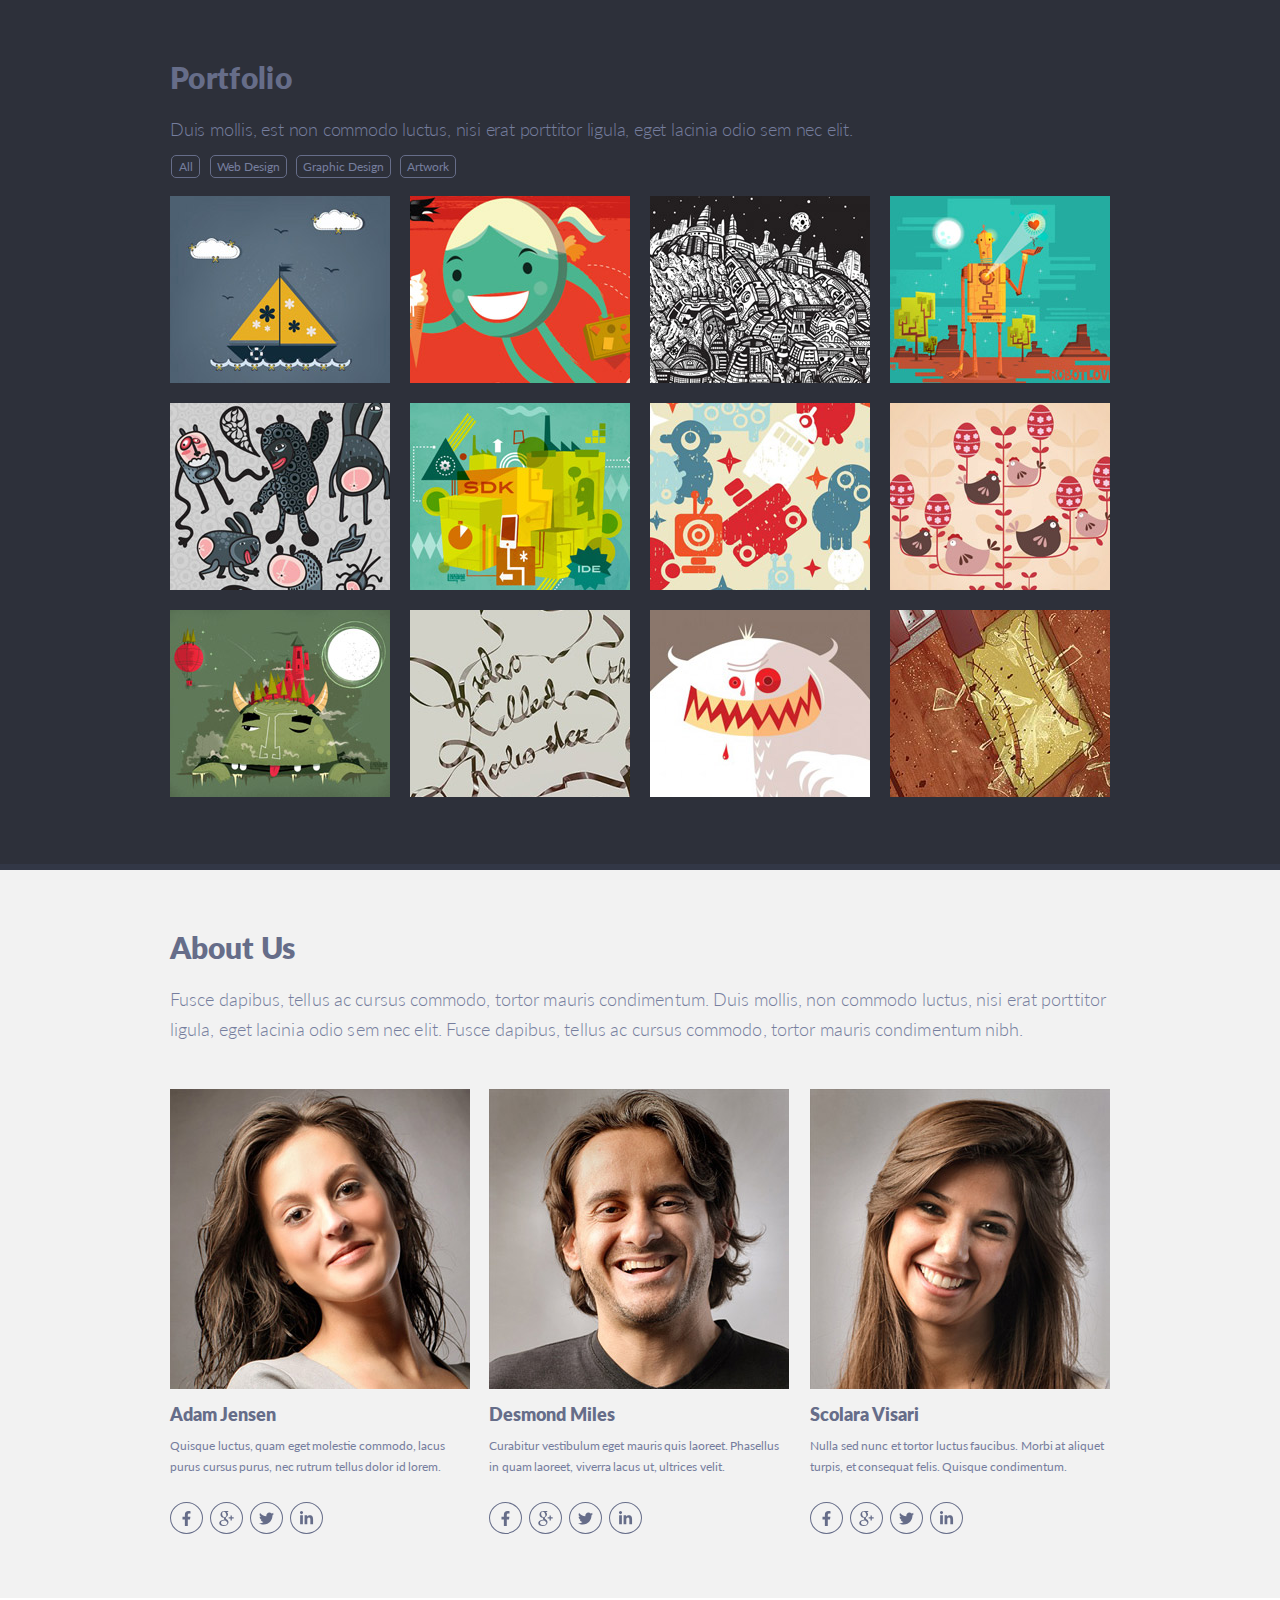
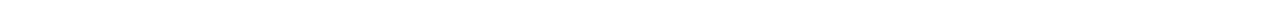
<file: singolo2.html>
<!DOCTYPE html>
<html lang="en">
<head>
  <meta charset="UTF-8">
  <meta name="viewport" content="width=device-width, initial-scale=1.0">
  <link rel="stylesheet" href="./singolo2.css">
  <title>Singolo Part II</title>
</head>
<body>
    <section class="portfolio">
      <div class="container">
        <h2 class="title-section">Portfolio</h2>
        <p class="description-section">
          Duis mollis, est non commodo luctus, nisi erat porttitor ligula, eget lacinia odio sem nec elit.
        </p>
        <div class="portfolio-buttons">
          <button class="portfolio-button1">All</button>
          <button class="portfolio-button2">Web Design</button>
          <button class="portfolio-button3">Graphic Design</button>
          <button class="portfolio-button4">Artwork</button>
        </div>
        <div class="portfolio-imgs">
          <img src="./assets/img/portfolio-1.jpg" alt="images" class="portfolio-img">
          <img src="./assets/img/portfolio-2.jpg" alt="images" class="portfolio-img">
          <img src="./assets/img/portfolio-3.jpg" alt="images" class="portfolio-img">
          <img src="./assets/img/portfolio-4.jpg" alt="images" class="portfolio-img">
          <img src="./assets/img/portfolio-5.jpg" alt="images" class="portfolio-img">
          <img src="./assets/img/portfolio-6.jpg" alt="images" class="portfolio-img">
          <img src="./assets/img/portfolio-7.jpg" alt="images" class="portfolio-img">
          <img src="./assets/img/portfolio-8.jpg" alt="images" class="portfolio-img">
          <img src="./assets/img/portfolio-9.jpg" alt="images" class="portfolio-img">
          <img src="./assets/img/portfolio-10.jpg" alt="images" class="portfolio-img">
          <img src="./assets/img/portfolio-11.jpg" alt="images" class="portfolio-img">
          <img src="./assets/img/portfolio-12.jpg" alt="images" class="portfolio-img">
        </div>
      </div>
    </section>
    <section class="about-us">
      <div class="container">
        <h2 class="title-section">About Us</h2>
        <p class="description-section">
          Fusce dapibus, tellus ac cursus commodo, tortor mauris condimentum. Duis mollis, non commodo luctus, nisi erat porttitor ligula, eget lacinia odio sem nec elit. Fusce dapibus, tellus ac cursus commodo, tortor mauris condimentum nibh.
        </p>      
        <div class="about-persons">
            <div class="about-person">
              <div class="about-img">
                <img src="./assets/img/about-us-1.jpg" alt="images">
              </div>            
              <h3 class="about-title">Adam Jensen</h3>
              <p class="about-description">
                Quisque luctus, quam eget molestie commodo, lacus purus cursus purus, nec rutrum tellus dolor id lorem.
              </p>
              <div class="about-social">    
                  <a href="#" target="_blank">        
                    <div class="social">                  
                      <svg width="15" height="15" aria-hidden="true" focusable="false" data-prefix="fab" data-icon="facebook-f" class="svg-inline--fa fa-facebook-f fa-w-10" role="img" xmlns="http://www.w3.org/2000/svg" viewBox="0 0 320 512"><path id="facebook" fill="#666d89" d="M279.14 288l14.22-92.66h-88.91v-60.13c0-25.35 12.42-50.06 52.24-50.06h40.42V6.26S260.43 0 225.36 0c-73.22 0-121.08 44.38-121.08 124.72v70.62H22.89V288h81.39v224h100.17V288z"></path></svg>
                    </div> 
                  </a> 
                  <a href="#" target="_blank">
                    <div class="social">                    
                        <svg version="1.1" id="Capa_1" xmlns="http://www.w3.org/2000/svg" xmlns:xlink="http://www.w3.org/1999/xlink" x="0px" y="0px"
                        width="15px" height="15px" viewBox="0 0 604.35 604.35" style="enable-background:new 0 0 604.35 604.35;"
                        xml:space="preserve"><path id="googleplus" fill="#666d89" d="M516.375,255v-76.5h-51V255h-76.5v51h76.5v76.5h51V306h76.5v-51H516.375z M320.025,341.7l-28.051-20.4
                        c-10.2-7.649-20.399-17.85-20.399-35.7s12.75-33.15,25.5-40.8c33.15-25.5,66.3-53.55,66.3-109.65c0-53.55-33.15-84.15-51-99.45
                        h43.35l30.6-35.7h-158.1c-112.2,0-168.3,71.4-168.3,147.9c0,58.65,45.9,122.4,127.5,122.4h20.4c-2.55,7.65-10.2,20.4-10.2,33.15
                        c0,25.5,10.2,35.7,22.95,51c-35.7,2.55-102,10.2-150.45,40.8c-45.9,28.05-58.65,66.3-58.65,94.35
                        c0,58.65,53.55,114.75,168.3,114.75c137.7,0,204.001-76.5,204.001-150.449C383.775,400.35,355.725,372.3,320.025,341.7z
                          M126.225,109.65c0-56.1,33.15-81.6,68.85-81.6c66.3,0,102,89.25,102,140.25c0,66.3-53.55,79.05-73.95,79.05
                        C159.375,247.35,126.225,168.3,126.225,109.65z M218.024,568.65c-84.15,0-137.7-38.25-137.7-94.351c0-56.1,51-73.95,66.3-81.6
                        c33.15-10.2,76.5-12.75,84.15-12.75s12.75,0,17.85,0c61.2,43.35,86.7,61.2,86.7,102C335.324,530.4,286.875,568.65,218.024,568.65z
                        "/></svg>                    
                    </div> 
                  </a> 
                  <a href="#" target="_blank">
                    <div class="social">                  
                      <svg width="15" height="15" aria-hidden="true" focusable="false" data-prefix="fab" data-icon="twitter" class="svg-inline--fa fa-twitter fa-w-16" role="img" xmlns="http://www.w3.org/2000/svg" viewBox="0 0 512 512"><path id="twitter" fill="#666d89" d="M459.37 151.716c.325 4.548.325 9.097.325 13.645 0 138.72-105.583 298.558-298.558 298.558-59.452 0-114.68-17.219-161.137-47.106 8.447.974 16.568 1.299 25.34 1.299 49.055 0 94.213-16.568 130.274-44.832-46.132-.975-84.792-31.188-98.112-72.772 6.498.974 12.995 1.624 19.818 1.624 9.421 0 18.843-1.3 27.614-3.573-48.081-9.747-84.143-51.98-84.143-102.985v-1.299c13.969 7.797 30.214 12.67 47.431 13.319-28.264-18.843-46.781-51.005-46.781-87.391 0-19.492 5.197-37.36 14.294-52.954 51.655 63.675 129.3 105.258 216.365 109.807-1.624-7.797-2.599-15.918-2.599-24.04 0-57.828 46.782-104.934 104.934-104.934 30.213 0 57.502 12.67 76.67 33.137 23.715-4.548 46.456-13.32 66.599-25.34-7.798 24.366-24.366 44.833-46.132 57.827 21.117-2.273 41.584-8.122 60.426-16.243-14.292 20.791-32.161 39.308-52.628 54.253z"></path></svg>
                    </div>
                  </a>  
                  <a href="#" target="_blank">
                  <div class="social">                  
                      <svg width="15" height="15" aria-hidden="true" focusable="false" data-prefix="fab" data-icon="linkedin-in" class="svg-inline--fa fa-linkedin-in fa-w-14" role="img" xmlns="http://www.w3.org/2000/svg" viewBox="0 0 448 512"><path id="linkedin" fill="#666d89" d="M100.28 448H7.4V148.9h92.88zM53.79 108.1C24.09 108.1 0 83.5 0 53.8a53.79 53.79 0 0 1 107.58 0c0 29.7-24.1 54.3-53.79 54.3zM447.9 448h-92.68V302.4c0-34.7-.7-79.2-48.29-79.2-48.29 0-55.69 37.7-55.69 76.7V448h-92.78V148.9h89.08v40.8h1.3c12.4-23.5 42.69-48.3 87.88-48.3 94 0 111.28 61.9 111.28 142.3V448z"></path></svg>
                  </div>  
                  </a>      
              </div>
            </div>
          
          
            <div class="about-person">
              <div class="about-img">
                <img src="./assets/img/about-us-2.jpg" alt="images">
              </div>            
              <h3 class="about-title">Desmond Miles</h3>
              <p class="about-description">
                Curabitur vestibulum eget mauris quis laoreet. Phasellus in quam laoreet, viverra lacus ut, ultrices velit.
              </p>
              <div class="about-social">    
                  <a href="#" target="_blank">        
                    <div class="social">                  
                      <svg width="15" height="15" aria-hidden="true" focusable="false" data-prefix="fab" data-icon="facebook-f" class="svg-inline--fa fa-facebook-f fa-w-10" role="img" xmlns="http://www.w3.org/2000/svg" viewBox="0 0 320 512"><path id="facebook" fill="#666d89" d="M279.14 288l14.22-92.66h-88.91v-60.13c0-25.35 12.42-50.06 52.24-50.06h40.42V6.26S260.43 0 225.36 0c-73.22 0-121.08 44.38-121.08 124.72v70.62H22.89V288h81.39v224h100.17V288z"></path></svg>
                    </div> 
                  </a> 
                  <a href="#" target="_blank">
                    <div class="social">                    
                        <svg version="1.1" id="Capa_1" xmlns="http://www.w3.org/2000/svg" xmlns:xlink="http://www.w3.org/1999/xlink" x="0px" y="0px"
                        width="15px" height="15px" viewBox="0 0 604.35 604.35" style="enable-background:new 0 0 604.35 604.35;"
                        xml:space="preserve"><path id="googleplus" fill="#666d89" d="M516.375,255v-76.5h-51V255h-76.5v51h76.5v76.5h51V306h76.5v-51H516.375z M320.025,341.7l-28.051-20.4
                        c-10.2-7.649-20.399-17.85-20.399-35.7s12.75-33.15,25.5-40.8c33.15-25.5,66.3-53.55,66.3-109.65c0-53.55-33.15-84.15-51-99.45
                        h43.35l30.6-35.7h-158.1c-112.2,0-168.3,71.4-168.3,147.9c0,58.65,45.9,122.4,127.5,122.4h20.4c-2.55,7.65-10.2,20.4-10.2,33.15
                        c0,25.5,10.2,35.7,22.95,51c-35.7,2.55-102,10.2-150.45,40.8c-45.9,28.05-58.65,66.3-58.65,94.35
                        c0,58.65,53.55,114.75,168.3,114.75c137.7,0,204.001-76.5,204.001-150.449C383.775,400.35,355.725,372.3,320.025,341.7z
                          M126.225,109.65c0-56.1,33.15-81.6,68.85-81.6c66.3,0,102,89.25,102,140.25c0,66.3-53.55,79.05-73.95,79.05
                        C159.375,247.35,126.225,168.3,126.225,109.65z M218.024,568.65c-84.15,0-137.7-38.25-137.7-94.351c0-56.1,51-73.95,66.3-81.6
                        c33.15-10.2,76.5-12.75,84.15-12.75s12.75,0,17.85,0c61.2,43.35,86.7,61.2,86.7,102C335.324,530.4,286.875,568.65,218.024,568.65z
                        "/></svg>                    
                    </div> 
                  </a> 
                  <a href="#" target="_blank">
                    <div class="social">                  
                      <svg width="15" height="15" aria-hidden="true" focusable="false" data-prefix="fab" data-icon="twitter" class="svg-inline--fa fa-twitter fa-w-16" role="img" xmlns="http://www.w3.org/2000/svg" viewBox="0 0 512 512"><path id="twitter" fill="#666d89" d="M459.37 151.716c.325 4.548.325 9.097.325 13.645 0 138.72-105.583 298.558-298.558 298.558-59.452 0-114.68-17.219-161.137-47.106 8.447.974 16.568 1.299 25.34 1.299 49.055 0 94.213-16.568 130.274-44.832-46.132-.975-84.792-31.188-98.112-72.772 6.498.974 12.995 1.624 19.818 1.624 9.421 0 18.843-1.3 27.614-3.573-48.081-9.747-84.143-51.98-84.143-102.985v-1.299c13.969 7.797 30.214 12.67 47.431 13.319-28.264-18.843-46.781-51.005-46.781-87.391 0-19.492 5.197-37.36 14.294-52.954 51.655 63.675 129.3 105.258 216.365 109.807-1.624-7.797-2.599-15.918-2.599-24.04 0-57.828 46.782-104.934 104.934-104.934 30.213 0 57.502 12.67 76.67 33.137 23.715-4.548 46.456-13.32 66.599-25.34-7.798 24.366-24.366 44.833-46.132 57.827 21.117-2.273 41.584-8.122 60.426-16.243-14.292 20.791-32.161 39.308-52.628 54.253z"></path></svg>
                    </div>
                  </a>  
                  <a href="#" target="_blank">
                  <div class="social">                  
                      <svg width="15" height="15" aria-hidden="true" focusable="false" data-prefix="fab" data-icon="linkedin-in" class="svg-inline--fa fa-linkedin-in fa-w-14" role="img" xmlns="http://www.w3.org/2000/svg" viewBox="0 0 448 512"><path id="linkedin" fill="#666d89" d="M100.28 448H7.4V148.9h92.88zM53.79 108.1C24.09 108.1 0 83.5 0 53.8a53.79 53.79 0 0 1 107.58 0c0 29.7-24.1 54.3-53.79 54.3zM447.9 448h-92.68V302.4c0-34.7-.7-79.2-48.29-79.2-48.29 0-55.69 37.7-55.69 76.7V448h-92.78V148.9h89.08v40.8h1.3c12.4-23.5 42.69-48.3 87.88-48.3 94 0 111.28 61.9 111.28 142.3V448z"></path></svg>
                  </div>  
                  </a>      
              </div>
            </div>
          
          
            <div class="about-person">
              <div class="about-img">
                <img src="./assets/img/about-us-3.jpg" alt="images">
              </div>            
              <h3 class="about-title">Scolara Visari</h3>
              <p class="about-description">
                Nulla sed nunc et tortor luctus faucibus. Morbi at aliquet turpis, et consequat felis. Quisque condimentum.
              </p>
              <div class="about-social">    
                  <a href="#" target="_blank">        
                    <div class="social">                  
                      <svg width="15" height="15" aria-hidden="true" focusable="false" data-prefix="fab" data-icon="facebook-f" class="svg-inline--fa fa-facebook-f fa-w-10" role="img" xmlns="http://www.w3.org/2000/svg" viewBox="0 0 320 512"><path id="facebook" fill="#666d89" d="M279.14 288l14.22-92.66h-88.91v-60.13c0-25.35 12.42-50.06 52.24-50.06h40.42V6.26S260.43 0 225.36 0c-73.22 0-121.08 44.38-121.08 124.72v70.62H22.89V288h81.39v224h100.17V288z"></path></svg>
                    </div> 
                  </a> 
                  <a href="#" target="_blank">
                    <div class="social">                    
                        <svg version="1.1" id="Capa_1" xmlns="http://www.w3.org/2000/svg" xmlns:xlink="http://www.w3.org/1999/xlink" x="0px" y="0px"
                        width="15px" height="15px" viewBox="0 0 604.35 604.35" style="enable-background:new 0 0 604.35 604.35;"
                        xml:space="preserve"><path id="googleplus" fill="#666d89" d="M516.375,255v-76.5h-51V255h-76.5v51h76.5v76.5h51V306h76.5v-51H516.375z M320.025,341.7l-28.051-20.4
                        c-10.2-7.649-20.399-17.85-20.399-35.7s12.75-33.15,25.5-40.8c33.15-25.5,66.3-53.55,66.3-109.65c0-53.55-33.15-84.15-51-99.45
                        h43.35l30.6-35.7h-158.1c-112.2,0-168.3,71.4-168.3,147.9c0,58.65,45.9,122.4,127.5,122.4h20.4c-2.55,7.65-10.2,20.4-10.2,33.15
                        c0,25.5,10.2,35.7,22.95,51c-35.7,2.55-102,10.2-150.45,40.8c-45.9,28.05-58.65,66.3-58.65,94.35
                        c0,58.65,53.55,114.75,168.3,114.75c137.7,0,204.001-76.5,204.001-150.449C383.775,400.35,355.725,372.3,320.025,341.7z
                          M126.225,109.65c0-56.1,33.15-81.6,68.85-81.6c66.3,0,102,89.25,102,140.25c0,66.3-53.55,79.05-73.95,79.05
                        C159.375,247.35,126.225,168.3,126.225,109.65z M218.024,568.65c-84.15,0-137.7-38.25-137.7-94.351c0-56.1,51-73.95,66.3-81.6
                        c33.15-10.2,76.5-12.75,84.15-12.75s12.75,0,17.85,0c61.2,43.35,86.7,61.2,86.7,102C335.324,530.4,286.875,568.65,218.024,568.65z
                        "/></svg>                    
                    </div> 
                  </a> 
                  <a href="#" target="_blank">
                    <div class="social">                  
                      <svg width="15" height="15" aria-hidden="true" focusable="false" data-prefix="fab" data-icon="twitter" class="svg-inline--fa fa-twitter fa-w-16" role="img" xmlns="http://www.w3.org/2000/svg" viewBox="0 0 512 512"><path id="twitter" fill="#666d89" d="M459.37 151.716c.325 4.548.325 9.097.325 13.645 0 138.72-105.583 298.558-298.558 298.558-59.452 0-114.68-17.219-161.137-47.106 8.447.974 16.568 1.299 25.34 1.299 49.055 0 94.213-16.568 130.274-44.832-46.132-.975-84.792-31.188-98.112-72.772 6.498.974 12.995 1.624 19.818 1.624 9.421 0 18.843-1.3 27.614-3.573-48.081-9.747-84.143-51.98-84.143-102.985v-1.299c13.969 7.797 30.214 12.67 47.431 13.319-28.264-18.843-46.781-51.005-46.781-87.391 0-19.492 5.197-37.36 14.294-52.954 51.655 63.675 129.3 105.258 216.365 109.807-1.624-7.797-2.599-15.918-2.599-24.04 0-57.828 46.782-104.934 104.934-104.934 30.213 0 57.502 12.67 76.67 33.137 23.715-4.548 46.456-13.32 66.599-25.34-7.798 24.366-24.366 44.833-46.132 57.827 21.117-2.273 41.584-8.122 60.426-16.243-14.292 20.791-32.161 39.308-52.628 54.253z"></path></svg>
                    </div>
                  </a>  
                  <a href="#" target="_blank">
                  <div class="social">                  
                      <svg width="15" height="15" aria-hidden="true" focusable="false" data-prefix="fab" data-icon="linkedin-in" class="svg-inline--fa fa-linkedin-in fa-w-14" role="img" xmlns="http://www.w3.org/2000/svg" viewBox="0 0 448 512"><path id="linkedin" fill="#666d89" d="M100.28 448H7.4V148.9h92.88zM53.79 108.1C24.09 108.1 0 83.5 0 53.8a53.79 53.79 0 0 1 107.58 0c0 29.7-24.1 54.3-53.79 54.3zM447.9 448h-92.68V302.4c0-34.7-.7-79.2-48.29-79.2-48.29 0-55.69 37.7-55.69 76.7V448h-92.78V148.9h89.08v40.8h1.3c12.4-23.5 42.69-48.3 87.88-48.3 94 0 111.28 61.9 111.28 142.3V448z"></path></svg>
                  </div>  
                  </a>      
              </div>
            </div>
          </div>
        </div>
      </div>
    </section>
</body>
</html>
</file>
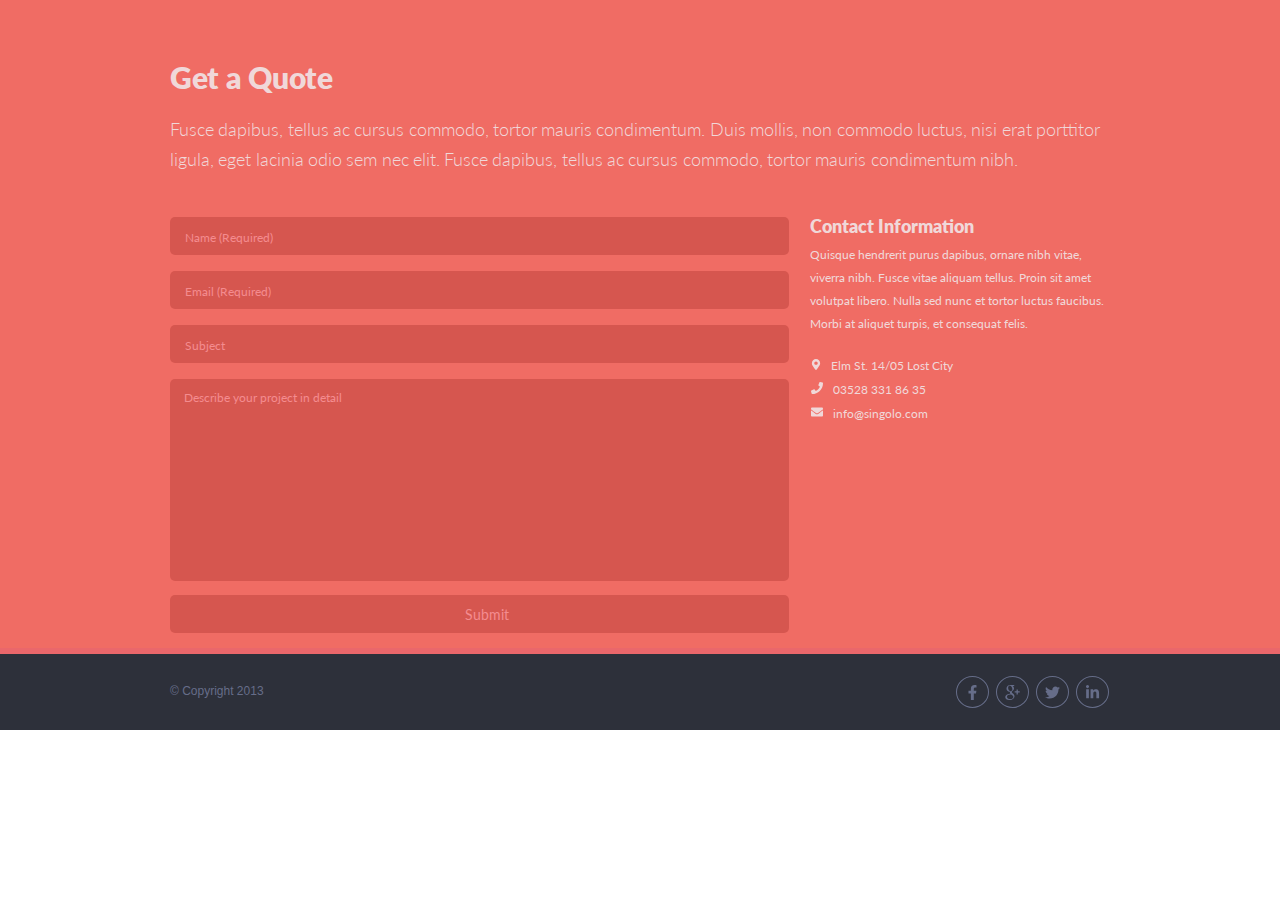
<file: singolo3.html>
<!DOCTYPE html>
<html lang="en">
<head>
  <meta charset="UTF-8">
  <meta name="viewport" content="width=device-width, initial-scale=1.0">
  <link rel="stylesheet" href="./singolo3.css">
  <title>Singolo Part III</title>
</head>
<body>
  <section class="get">
    <div class="container">
      <h2 class="title-section">Get a Quote</h2>
      <p class="description-section">
        Fusce dapibus, tellus ac cursus commodo, tortor mauris condimentum. Duis mollis, non commodo luctus, nisi erat porttitor ligula, eget lacinia odio sem nec elit. Fusce dapibus, tellus ac cursus commodo, tortor mauris condimentum nibh.
      </p>
      <div class="contacts">
        <div class="form-section">
          <form action="#">         
            <input type="input" name="name" placeholder="Name (Required)" required>
            <input type="email" name="email" placeholder="Email (Required)" required>
            <input type="input" name="subject" placeholder="Subject">
            <textarea name="text" placeholder="Describe your project in detail"></textarea>
            <input type="submit" value="Submit">
           </form>
        </div>
        <div class="contacts-section">
          <h4 class="title-contact">
            Contact Information
          </h4> 
          <p class="description-contacts">
            Quisque hendrerit purus dapibus, ornare nibh vitae, viverra nibh. Fusce vitae aliquam tellus. Proin sit amet volutpat libero. Nulla sed nunc et tortor luctus faucibus. Morbi at aliquet turpis, et consequat felis. 
          </p>
          <div class="contact-items">
            <div class="contact-item">
              <a href="#">              
                <svg width="10" height="11" aria-hidden="true" focusable="false" data-prefix="fas" data-icon="map-marker-alt" class="svg-inline--fa fa-map-marker-alt fa-w-12" role="img" xmlns="http://www.w3.org/2000/svg" viewBox="0 0 384 512"><path fill="#f0d8d9" d="M172.268 501.67C26.97 291.031 0 269.413 0 192 0 85.961 85.961 0 192 0s192 85.961 192 192c0 77.413-26.97 99.031-172.268 309.67-9.535 13.774-29.93 13.773-39.464 0zM192 272c44.183 0 80-35.817 80-80s-35.817-80-80-80-80 35.817-80 80 35.817 80 80 80z"></path></svg>
                <p class="description-contacts">Elm St. 14/05 Lost City</p>                         
            </a>
            </div>
            <div class="contact-item">
              <a href="#">              
                <svg width="12" height="12" aria-hidden="true" focusable="false" data-prefix="fas" data-icon="phone" class="svg-inline--fa fa-phone fa-w-16" role="img" xmlns="http://www.w3.org/2000/svg" viewBox="0 0 512 512"><path fill="#f0d8d9" d="M493.4 24.6l-104-24c-11.3-2.6-22.9 3.3-27.5 13.9l-48 112c-4.2 9.8-1.4 21.3 6.9 28l60.6 49.6c-36 76.7-98.9 140.5-177.2 177.2l-49.6-60.6c-6.8-8.3-18.2-11.1-28-6.9l-112 48C3.9 366.5-2 378.1.6 389.4l24 104C27.1 504.2 36.7 512 48 512c256.1 0 464-207.5 464-464 0-11.2-7.7-20.9-18.6-23.4z"></path></svg>
                <p class="description-contacts">03528 331 86 35 </p>                         
            </a>
            </div>
            <div class="contact-item">
              <a href="#">              
                <svg width="12" height="12" aria-hidden="true" focusable="false" data-prefix="fas" data-icon="envelope" class="svg-inline--fa fa-envelope fa-w-16" role="img" xmlns="http://www.w3.org/2000/svg" viewBox="0 0 512 512"><path fill="#f0d8d9" d="M502.3 190.8c3.9-3.1 9.7-.2 9.7 4.7V400c0 26.5-21.5 48-48 48H48c-26.5 0-48-21.5-48-48V195.6c0-5 5.7-7.8 9.7-4.7 22.4 17.4 52.1 39.5 154.1 113.6 21.1 15.4 56.7 47.8 92.2 47.6 35.7.3 72-32.8 92.3-47.6 102-74.1 131.6-96.3 154-113.7zM256 320c23.2.4 56.6-29.2 73.4-41.4 132.7-96.3 142.8-104.7 173.4-128.7 5.8-4.5 9.2-11.5 9.2-18.9v-19c0-26.5-21.5-48-48-48H48C21.5 64 0 85.5 0 112v19c0 7.4 3.4 14.3 9.2 18.9 30.6 23.9 40.7 32.4 173.4 128.7 16.8 12.2 50.2 41.8 73.4 41.4z"></path></svg>
                <p class="description-contacts">info@singolo.com</p>                         
            </a>
            </div>

            
          </div>  
        </div>
      </div>

    </div>
  </section>
  <footer class="footer">
    <div class="container">
      <div class="footer-block">
        <p class="copyright">© Copyright 2013</p>
        <div class="about-social">    
          <a href="#" target="_blank">        
            <div class="social">                  
              <svg width="15" height="15" aria-hidden="true" focusable="false" data-prefix="fab" data-icon="facebook-f" class="svg-inline--fa fa-facebook-f fa-w-10" role="img" xmlns="http://www.w3.org/2000/svg" viewBox="0 0 320 512"><path id="facebook" fill="#666d89" d="M279.14 288l14.22-92.66h-88.91v-60.13c0-25.35 12.42-50.06 52.24-50.06h40.42V6.26S260.43 0 225.36 0c-73.22 0-121.08 44.38-121.08 124.72v70.62H22.89V288h81.39v224h100.17V288z"></path></svg>
            </div> 
          </a> 
          <a href="#" target="_blank">
            <div class="social">                    
                <svg version="1.1" id="Capa_1" xmlns="http://www.w3.org/2000/svg" xmlns:xlink="http://www.w3.org/1999/xlink" x="0px" y="0px"
                width="15px" height="15px" viewBox="0 0 604.35 604.35" style="enable-background:new 0 0 604.35 604.35;"
                xml:space="preserve"><path id="googleplus" fill="#666d89" d="M516.375,255v-76.5h-51V255h-76.5v51h76.5v76.5h51V306h76.5v-51H516.375z M320.025,341.7l-28.051-20.4
                c-10.2-7.649-20.399-17.85-20.399-35.7s12.75-33.15,25.5-40.8c33.15-25.5,66.3-53.55,66.3-109.65c0-53.55-33.15-84.15-51-99.45
                h43.35l30.6-35.7h-158.1c-112.2,0-168.3,71.4-168.3,147.9c0,58.65,45.9,122.4,127.5,122.4h20.4c-2.55,7.65-10.2,20.4-10.2,33.15
                c0,25.5,10.2,35.7,22.95,51c-35.7,2.55-102,10.2-150.45,40.8c-45.9,28.05-58.65,66.3-58.65,94.35
                c0,58.65,53.55,114.75,168.3,114.75c137.7,0,204.001-76.5,204.001-150.449C383.775,400.35,355.725,372.3,320.025,341.7z
                  M126.225,109.65c0-56.1,33.15-81.6,68.85-81.6c66.3,0,102,89.25,102,140.25c0,66.3-53.55,79.05-73.95,79.05
                C159.375,247.35,126.225,168.3,126.225,109.65z M218.024,568.65c-84.15,0-137.7-38.25-137.7-94.351c0-56.1,51-73.95,66.3-81.6
                c33.15-10.2,76.5-12.75,84.15-12.75s12.75,0,17.85,0c61.2,43.35,86.7,61.2,86.7,102C335.324,530.4,286.875,568.65,218.024,568.65z
                "/></svg>                    
            </div> 
          </a> 
          <a href="#" target="_blank">
            <div class="social">                  
              <svg width="15" height="15" aria-hidden="true" focusable="false" data-prefix="fab" data-icon="twitter" class="svg-inline--fa fa-twitter fa-w-16" role="img" xmlns="http://www.w3.org/2000/svg" viewBox="0 0 512 512"><path id="twitter" fill="#666d89" d="M459.37 151.716c.325 4.548.325 9.097.325 13.645 0 138.72-105.583 298.558-298.558 298.558-59.452 0-114.68-17.219-161.137-47.106 8.447.974 16.568 1.299 25.34 1.299 49.055 0 94.213-16.568 130.274-44.832-46.132-.975-84.792-31.188-98.112-72.772 6.498.974 12.995 1.624 19.818 1.624 9.421 0 18.843-1.3 27.614-3.573-48.081-9.747-84.143-51.98-84.143-102.985v-1.299c13.969 7.797 30.214 12.67 47.431 13.319-28.264-18.843-46.781-51.005-46.781-87.391 0-19.492 5.197-37.36 14.294-52.954 51.655 63.675 129.3 105.258 216.365 109.807-1.624-7.797-2.599-15.918-2.599-24.04 0-57.828 46.782-104.934 104.934-104.934 30.213 0 57.502 12.67 76.67 33.137 23.715-4.548 46.456-13.32 66.599-25.34-7.798 24.366-24.366 44.833-46.132 57.827 21.117-2.273 41.584-8.122 60.426-16.243-14.292 20.791-32.161 39.308-52.628 54.253z"></path></svg>
            </div>
          </a>  
          <a href="#" target="_blank">
          <div class="social">                  
              <svg width="15" height="15" aria-hidden="true" focusable="false" data-prefix="fab" data-icon="linkedin-in" class="svg-inline--fa fa-linkedin-in fa-w-14" role="img" xmlns="http://www.w3.org/2000/svg" viewBox="0 0 448 512"><path id="linkedin" fill="#666d89" d="M100.28 448H7.4V148.9h92.88zM53.79 108.1C24.09 108.1 0 83.5 0 53.8a53.79 53.79 0 0 1 107.58 0c0 29.7-24.1 54.3-53.79 54.3zM447.9 448h-92.68V302.4c0-34.7-.7-79.2-48.29-79.2-48.29 0-55.69 37.7-55.69 76.7V448h-92.78V148.9h89.08v40.8h1.3c12.4-23.5 42.69-48.3 87.88-48.3 94 0 111.28 61.9 111.28 142.3V448z"></path></svg>
          </div>  
          </a>      
        </div>
      </div>
    </div>
  </footer>
</body>
</html>
</file>
<file: style.css>
@font-face {
  font-family: "Lato";
  src: url("./assets/font/Lato-Bold.ttf") format('truetype');
  font-weight: bold;
  font-style: normal;
}

@font-face {
  font-family: "Lato";
  src: url("./assets/font/Lato-Light.ttf");
  font-weight: 300;
  font-style: normal;
}

@font-face {
  font-family: "Lato";
  src: url("./assets/font/Lato-Black.ttf");
  font-weight: 900;
  font-style: normal;
}

@font-face {
  font-family: "Lato";
  src: url("./assets/font/Lato-Regular.ttf");
  font-weight: 500;
  font-style: normal;
}

* {
  margin: 0;
  padding: 0;
}



.header {  
  width: 100%;
  position: fixed;
  top: 0;
  z-index: 3;
  font-family: "Lato", sans-serif;
  color: #ffffff;
  height: 95px;
  box-sizing: border-box;
  background-color: #2d303a;
  border-bottom: 6px solid #323645;
}
.container {
  max-width: 940px;
  margin: 0 auto;
}

.header .container {
  display: flex;
  justify-content: space-between;
  align-items: center;
}

.logo {
  padding-top: 29px;
  font-size: 25px;
  font-weight: 500;
  letter-spacing: -0.57px;
}

h1 > span {
  color: #f06c64;
}

.navigation {
  padding-top: 40px;
  display: flex;
  justify-content: space-between;
  width: 371px;  
}

.navigation-item {
  font-size: 12px;
  text-transform: uppercase;
  list-style: none;
}

.navigation-item:not(:first-child)::before {  
  position: relative;
  content: ".";
  right: 13px;
  bottom: 2px;
  font-weight: bold;  
  color: #494e62;
}

.link-item {
  text-decoration: none;
  color: inherit;
}

.link-item:hover {
  color: #f06c64;
  transition: linear 0.3s;
}

.slider-section {  
  padding-top: 95px;
  height: 600px;
  background-color: #f06c64;
  border-bottom: 6px solid #EA676B;
  
}

.slider-section-blue {
  padding-top: 95px;
  height: 600px;
  background-color: #648BF0;
  border-bottom: 6px solid #648BF0;
}

.slider-show {  
  position: relative;
}



.arrow {
  position: absolute;
  width: 15px;
  height: 15px;
  margin-top: 285.86px;
  border: solid #ca4549;
  border-width: 0 5px 5px 0;
  display: inline-block;
  
}

.arrow-left {
  transform: rotate(135deg);
  
}

.arrow-right {
  right: 0;
  transform: rotate(-45deg);
}

.arrow:hover {
  border-color: #a3282c;  
  transition: linear 0.3s;
}

.iphone-vertical {
  position: absolute;
  top: 53px;
  left: 73px;
}

.iphone-vertical-bg {
  position: absolute;
  top: 115px;
  left: 83px;
  z-index: 2;
}


.iphone-horizontal {
  position: absolute;
  top: 175px;
  right: 70px;
}

.iphone-horizontal-bg {
  position: absolute;
  top: 185px;
  right: 159px;
  z-index: 2;
}

.services-section {
  height: 500px;
  background-color: #f2f2f2;
  border-bottom: 6px solid #ffffff;
}

.title-section {
  padding-top: 59px;
  color: #767e9e;
  font-size: 30px;
  font-family: "Lato";
  font-weight: 900;
  letter-spacing: 0.1px;
}

.description-section {
  padding-top: 20px;
  color: #767e9e;
  font-size: 18px;
  font-family: "Lato";
  font-weight: 300;
  line-height: 1.65;
  letter-spacing: -0.18px;
}

.services-items {
  display: flex;
  flex-wrap: wrap;
  justify-content: space-between;
  margin-top: 43px;
}

.services-item {
  display: flex;
  padding-bottom: 34px;
  justify-content: space-between;
  max-width: 32%;

}

.services-item-img {
  padding-top: 3px;
}

.services-item-img img {
  height: 60px;
  width: 60px;
}

.services-item-content {
  padding-left: 20px;
  max-width: 240px;

}

.services-item-title {
  color: #666d89;
  font-family: "Lato";
  font-size: 18px;
  font-weight: 900;
}

.services-item-description {  
  height: 60px;
  margin-top: 7px;
  line-height: 1.9;
  color: #767e9e;
  font-size: 12px;
  font-family: "Lato";
  font-weight: 500;
  text-align: justify;

}

.portfolio {
  height: 870px;
  background-color: #2d303a;
  border-bottom: 6px solid #323746;
}

.title-portfolio {
  padding-top: 59px;
  color: #666d89;
  font-size: 30px;
  font-family: "Lato";
  font-weight: 900;
  letter-spacing: 0.35px;
}

.description-portfolio {
  padding-top: 20px;
  color: #767e9e;
  font-size: 18px;
  font-family: "Lato";
  font-weight: 300;
  line-height: 1.65;
  letter-spacing: -0.20px;
}

.portfolio-buttons {
  padding-top: 10px;
  padding-left: 1px;
}

.portfolio-button1,
.portfolio-button2,
.portfolio-button3,
.portfolio-button4 {
  padding: 3px 6px;
  box-sizing: border-box;
  font-family: "Lato", sans-serif;
  font-size: 12px;
  font-weight: 500;
  color: #767e9e;  
  background: none;
  border: 1px solid #666d89;
  border-radius: 5px; 
  outline: none;
}

.portfolio-button1:hover,
.portfolio-button2:hover,
.portfolio-button3:hover,
.portfolio-button4:hover {
  color: #dedede;
  border: 1px solid #c5c5c5;  
}



.portfolio-button1 {  
  height: 23px;
  width: 29px;
  margin-right: 6px;
}

.portfolio-button2,
.portfolio-button3 {
  margin-right: 5px;
}

.portfolio-imgs {
  height: 601px;
  padding-top: 18px;
  display: flex;
  justify-content: space-between;
  flex-wrap: wrap;
  align-content: space-between;
}


.about-us {
  height: 734px;
  background-color: #f2f2f2;
  border-bottom: 6px solid #ffffff;
}

.about-us .title-section {
  letter-spacing: 0.05px;
}

.about-us .description-section {
  letter-spacing: 0.05px;  
  word-spacing: -0.7px;
}

.about-persons {
  display: flex;
  padding-top: 45px;
}

.about-person {
  height: 443px;
  width: 300px;
}

.about-person:nth-child(1) {
  padding-right: 19px;
}

.about-person:nth-child(2) {
  padding-right: 21px;
}

.about-title {
  padding-top: 10px;
  font-family: "Lato", sans-serif;
  font-size: 18px;
  font-weight: 900;
  color: #666d89;
}

.about-description {
  padding-top: 11px;
  font-family: "Lato", sans-serif;
  font-weight: 500;
  font-size: 12px;
  color: #767e9e;
  line-height: 1.7;
  word-spacing: -0.5px;
}

.about-social {
  display: flex;
  padding-top: 25px;
}

.social {
  height: 14px;
  width: 15px;
  padding: 8px;
  margin-right: 7px;
  color: #666d89;
  border: 1px solid #666d89;
  border-radius: 50%;
}

a .social:hover,
a .social:hover #facebook,
a .social:hover #googleplus,
a .social:hover #twitter,
a .social:hover #linkedin {
  fill: rgb(194, 88, 88);
  border: 1px solid rgb(194, 88, 88);
  transition: linear 0.3s;
}


.get {
  height: 654px;
  background-color: #f06c64;
  border-bottom: 6px solid #ea676b;
}

form {
  width: 619px;
}

.get .title-section {
  padding-top: 59px;
  color: #f0d8d9;
  font-size: 30px;
  font-family: "Lato";
  font-weight: 900;
  letter-spacing: -0.3px;
}

.get .description-section {
  padding-top: 20px;
  color: #f0d8d9;
  font-size: 18px;
  font-family: "Lato";
  font-weight: 300;
  line-height: 1.65;
  word-spacing: -0.7px;
}

.contacts {
  display: flex;
}

.form-section {
  display: flex;
  margin-top: 27px;
  flex-wrap: wrap;
}

input {
  box-sizing: border-box;
  width: 619px;
  height: 38px;
  margin-top: 16px;  
  padding-left: 15px;  
  color: #f48c8f;
  font-family: "Lato", sans-serif;
  font-size: 14px;
  font-weight: 500;  
  background: #d6564f;
  border: none;
  border-radius: 5px;
  outline: none;
}

input:focus,
textarea:focus {
  border: 1px solid #f0d8d9;
  transition: linear 0.3s;
}

input[type=submit] {
  margin-top: 10px;
}

input::placeholder,
textarea::placeholder {  
  color: #f48c8f;
  font-family: "Lato", sans-serif;
  font-size: 12px;
  font-weight: 500;  
}

textarea {
  box-sizing: border-box;
  width: 619px;
  height: 202px;
  margin-top: 16px;
  padding-top: 11px;
  padding-left: 14px;
  color: #f48c8f;
  font-family: "Lato", sans-serif;
  font-size: 14px;
  font-weight: 500;  
  background: #d6564f;
  border: none;
  border-radius: 5px;
  outline: none;
  resize: none;
}

.contacts-section {
  padding-top: 41px;
  padding-left: 21px;
}

.title-contact {
  color: #f0d8d9;
  font-family: "Lato", sans-serif;
  font-size: 18px;
  font-weight: 900;
}

.description-contacts {
  display: inline-block;
  padding-top: 7px;
  color: #f0d8d9;
  font-family: "Lato", sans-serif;
  font-size: 12px;
  font-weight: 500;
  line-height: 1.9;
}

.contact-items {
  margin-top: 15px;
  margin-left: 1.4px;
}

.contact-items a {
  text-decoration: none;
  color: inherit;
}

a .description-contacts {
  padding-left: 6px;
  padding-top: 5px;
  line-height: 1.6;
}

a .description-contacts:hover {
  color: #2d303a;
}

.footer {
  position: relative;
  height: 76px;
  background: #2d303a;
}

.footer .about-social {
  display: flex;
  margin-top: -2px;  
  margin-left: 787px;
}

.footer .social {
  height: 14px;
  width: 15px;
  padding: 8px;
  margin-right: 7px;
  color: #666d89;
  border: 1px solid #666d89;
  border-radius: 50%;
}

.footer-block {
  display: flex;
}

.copyright {
  position: absolute;
  margin-top: 30px;
  color: #666d89;
  font-family: "Loto", sans-serif;
  font-size: 12px;
  font-weight: 500;
}


/** Anchors **/

#services,
#portfolio,
#about,
#contact {
  padding-top: 95px;
  margin-top: -95px;
  -webkit-background-clip: content-box;
  background-clip: content-box;
}

.active {
  color: #F06C64;
}

.active_tab {
  color: #dedede;
  border: 1px solid #c5c5c5;  
}

.img2-slider {
  position: absolute;
  margin: 50px 207px;
}

/* Анимация слайдов */
.slider-item {
  -webkit-animation-name: fade;
  -webkit-animation-duration: 1.5s;
  animation-name: fade;
  animation-duration: 1.5s;
}
@-webkit-keyframes fade {
  from {
      opacity: .4
  }
  to {
      opacity: 1
  }
}
@keyframes fade {
  from {
      opacity: .4
  }
  to {
      opacity: 1
  }
}

.screen-off {
  opacity: 0;
}

.img_active {
  outline-offset: -5px;
  outline: 5px solid #F06C64;
}



.modal {
  display: none;
  position: fixed;
  z-index: 1; 
  padding-top: 200px; 
  left: 0;
  top: 0;
  width: 100%; 
  height: 100%; 
  overflow: auto; 
  background-color: rgba(0,0,0,0.4); 
}

.modal__content {
  margin: auto;
  width: 400px;
  padding: 20px;
  background-color: #ffffff;
  font-family: "Lato", sans-serif;
  border-radius: 5px;
  max-height: 400px;
  overflow: auto;
}

.modal.active {
  display: block;
}

.modal__header {
  margin-bottom: 25px;
}

.modal__title {
  margin-bottom: 5px;
}

.modal__text {
  margin-bottom: 10px
}
</file>
<file: singolo1.css>
@font-face {
  font-family: "Lato";
  src: url("./assets/font/Lato-Bold.ttf") format('truetype');
  font-weight: bold;
  font-style: normal;
}

@font-face {
  font-family: "Lato";
  src: url("./assets/font/Lato-Light.ttf");
  font-weight: 300;
  font-style: normal;
}

@font-face {
  font-family: "Lato";
  src: url("./assets/font/Lato-Black.ttf");
  font-weight: 900;
  font-style: normal;
}

@font-face {
  font-family: "Lato";
  src: url("./assets/font/Lato-Regular.ttf");
  font-weight: 500;
  font-style: normal;
}

* {
  margin: 0;
  padding: 0;
}


.header {  
  font-family: "Lato", sans-serif;
  color: #ffffff;
  height: 95px;
  box-sizing: border-box;
  background-color: #2d303a;
  border-bottom: 6px solid #323645;
}
.container {
  max-width: 940px;
  margin: 0 auto;
}

.header .container {
  display: flex;
  justify-content: space-between;
  align-items: center;
}

.logo {
  padding-top: 29px;
  font-size: 25px;
  font-weight: 500;
  letter-spacing: -0.57px;
}

h1 > span {
  color: #f06c64;
}

.navigation {
  padding-top: 40px;
  display: flex;
  justify-content: space-between;
  width: 371px;  
}

.navigation-item {
  font-size: 12px;
  text-transform: uppercase;
  list-style: none;
}

.navigation-item:not(:first-child)::before {  
  position: relative;
  content: ".";
  right: 13px;
  bottom: 2px;
  font-weight: bold;  
  color: #494e62;
}

.link-item {
  text-decoration: none;
  color: inherit;
}

.link-item:hover {
  color: #f06c64;
  transition: linear 0.3s;
}

.slider-section {
  height: 600px;
  background-color: #f06c64;
}

.slider {
  position: relative;
  display: flex;
  justify-content: space-between;
}

.arrow {
  width: 15px;
  height: 15px;
  
  border: solid #ca4549;
  border-width: 0 5px 5px 0;
  display: inline-block;
  margin: 285px 0 0 3px;
  
}

.arrow-left {
  transform: rotate(135deg);
  
}

.arrow-right {
  margin-right: 3px;
  transform: rotate(-45deg);
}

.arrow:hover {
  border-color: #a3282c;  
  transition: linear 0.3s;
}

.iphone-vertical {
  position: absolute;
  top: 52px;
  left: 73px;
}

.iphone-vertical-bg {
  position: absolute;
  top: 115px;
  left: 83px;
  z-index: 2;
}


.iphone-horizontal {
  position: absolute;
  top: 175px;
  right: 70px;
}

.iphone-horizontal-bg {
  position: absolute;
  top: 185px;
  right: 159px;
  z-index: 2;
}

.services-section {
  height: 500px;
  box-sizing: border-box;
  background-color: #f2f2f2;
  border-bottom: 6px solid #ffffff;
}

.title-section {
  padding-top: 59px;
  color: #767e9e;
  font-size: 30px;
  font-family: "Lato";
  font-weight: 900;
  letter-spacing: 0.1px;
}

.description-section {
  padding-top: 20px;
  color: #767e9e;
  font-size: 18px;
  font-family: "Lato";
  font-weight: 300;
  line-height: 1.65;
  letter-spacing: -0.18px;
}

.services-items {
  display: flex;
  flex-wrap: wrap;
  justify-content: space-between;
  margin-top: 43px;
}

.services-item {
  display: flex;
  padding-bottom: 34px;
  justify-content: space-between;
  max-width: 32%;

}

.services-item-img {
  padding-top: 3px;
}

.services-item-img img {
  height: 60px;
  width: 60px;
}

.services-item-content {
  padding-left: 20px;
  max-width: 240px;

}

.services-item-title {
  color: #666d89;
  font-family: "Lato";
  font-size: 18px;
  font-weight: 900;
}

.services-item-description {  
  height: 60px;
  margin-top: 7px;
  line-height: 1.9;
  color: #767e9e;
  font-size: 12px;
  font-family: "Lato";
  font-weight: 500;
  text-align: justify;

}
</file>
<file: singolo2.css>
@font-face {
  font-family: "Lato";
  src: url("./assets/font/Lato-Bold.ttf") format('truetype');
  font-weight: bold;
  font-style: normal;
}
  
@font-face {
  font-family: "Lato";
  src: url("./assets/font/Lato-Light.ttf");
  font-weight: 300;
  font-style: normal;
}
  
@font-face {
  font-family: "Lato";
  src: url("./assets/font/Lato-Black.ttf");
  font-weight: 900;
  font-style: normal;
}
  
  @font-face {
  font-family: "Lato";
  src: url("./assets/font/Lato-Regular.ttf");
  font-weight: 500;
  font-style: normal;
}
  
* {
  margin: 0;
  padding: 0;
  box-sizing: content-box;
}

.container {
  max-width: 940px;
  margin: 0 auto;
}

.portfolio {
  height: 870px;
  box-sizing: border-box;
  background-color: #2d303a;
  border-bottom: 6px solid #323746;
}

.title-section {
  padding-top: 59px;
  color: #666d89;
  font-size: 30px;
  font-family: "Lato";
  font-weight: 900;
  letter-spacing: 0.35px;
}

.description-section {
  padding-top: 20px;
  color: #767e9e;
  font-size: 18px;
  font-family: "Lato";
  font-weight: 300;
  line-height: 1.65;
  letter-spacing: -0.20px;
}

.portfolio-buttons {
  padding-top: 10px;
  padding-left: 1px;
}

.portfolio-button1,
.portfolio-button2,
.portfolio-button3,
.portfolio-button4 {
  padding: 3px 6px;
  box-sizing: border-box;
  font-family: "Lato", sans-serif;
  font-size: 12px;
  font-weight: 500;
  color: #767e9e;  
  background: none;
  border: 1px solid #666d89;
  border-radius: 5px; 
  outline: none;
}

.portfolio-button1:hover,
.portfolio-button2:hover,
.portfolio-button3:hover,
.portfolio-button4:hover {
  color: #dedede;
  border: 1px solid #c5c5c5;  
}



.portfolio-button1 {  
  height: 23px;
  width: 29px;
  margin-right: 6px;
}

.portfolio-button2,
.portfolio-button3 {
  margin-right: 5px;
}

.portfolio-imgs {
  height: 601px;
  padding-top: 18px;
  display: flex;
  justify-content: space-between;
  flex-wrap: wrap;
  align-content: space-between;
}

.portfolio-imgs img:hover {
  transform: scale(1.1);
  transition: linear 0.5s;
}

.about-us {
  height: 734px;
  box-sizing: border-box;
  background-color: #f2f2f2;
  border-bottom: 6px solid #ffffff;
}

.about-us .title-section {
  letter-spacing: 0.05px;
}

.about-us .description-section {
  letter-spacing: 0.05px;  
  word-spacing: -0.7px;
}

.about-persons {
  display: flex;
  padding-top: 45px;
}

.about-person {
  height: 443px;
  width: 300px;
}

.about-person:nth-child(1) {
  padding-right: 19px;
}

.about-person:nth-child(2) {
  padding-right: 21px;
}

.about-title {
  padding-top: 10px;
  font-family: "Lato", sans-serif;
  font-size: 18px;
  font-weight: 900;
  color: #666d89;
}

.about-description {
  padding-top: 11px;
  font-family: "Lato", sans-serif;
  font-weight: 500;
  font-size: 12px;
  color: #767e9e;
  line-height: 1.7;
  word-spacing: -0.5px;
}

.about-social {
  display: flex;
  padding-top: 25px;
}

.social {
  height: 14px;
  width: 15px;
  padding: 8px;
  margin-right: 7px;
  color: #666d89;
  border: 1px solid #666d89;
  border-radius: 50%;
}

a .social:hover,
a .social:hover #facebook,
a .social:hover #googleplus,
a .social:hover #twitter,
a .social:hover #linkedin {
  fill: rgb(194, 88, 88);
  border: 1px solid rgb(194, 88, 88);
  transition: linear 0.3s;
}
</file>
<file: singolo3.css>
@font-face {
  font-family: "Lato";
  src: url("./assets/font/Lato-Light.ttf");
  font-weight: 300;
  font-style: normal;
}
  
@font-face {
  font-family: "Lato";
  src: url("./assets/font/Lato-Black.ttf");
  font-weight: 900;
  font-style: normal;
}
  
  @font-face {
  font-family: "Lato";
  src: url("./assets/font/Lato-Regular.ttf");
  font-weight: 500;
  font-style: normal;
}

* {
  margin: 0;
  padding: 0;
  box-sizing: content-box;
}

.container {
  max-width: 940px;
  margin: 0 auto;
}

.get {
  height: 654px;
  box-sizing: border-box;
  background-color: #f06c64;
  border-bottom: 6px solid #ea676b;
}

form {
  width: 619px;
}

.title-section {
  padding-top: 59px;
  color: #f0d8d9;
  font-size: 30px;
  font-family: "Lato";
  font-weight: 900;
  letter-spacing: -0.3px;
}

.description-section {
  padding-top: 20px;
  color: #f0d8d9;
  font-size: 18px;
  font-family: "Lato";
  font-weight: 300;
  line-height: 1.65;
  word-spacing: -0.7px;
}

.contacts {
  display: flex;
}

.form-section {
  display: flex;
  margin-top: 27px;
  flex-wrap: wrap;
}

input {
  box-sizing: border-box;
  width: 619px;
  height: 38px;
  margin-top: 16px;  
  padding-left: 15px;  
  color: #f48c8f;
  font-family: "Lato", sans-serif;
  font-size: 14px;
  font-weight: 500;  
  background: #d6564f;
  border: none;
  border-radius: 5px;
  outline: none;
}

input:focus,
textarea:focus {
  border: 1px solid #f0d8d9;
  transition: linear 0.3s;
}

input[type=submit] {
  margin-top: 10px;
}

input::placeholder,
textarea::placeholder {  
  color: #f48c8f;
  font-family: "Lato", sans-serif;
  font-size: 12px;
  font-weight: 500;  
}

textarea {
  box-sizing: border-box;
  width: 619px;
  height: 202px;
  margin-top: 16px;
  padding-top: 11px;
  padding-left: 14px;
  color: #f48c8f;
  font-family: "Lato", sans-serif;
  font-size: 14px;
  font-weight: 500;  
  background: #d6564f;
  border: none;
  border-radius: 5px;
  outline: none;
  resize: none;
}

.contacts-section {
  padding-top: 41px;
  padding-left: 21px;
}

.title-contact {
  color: #f0d8d9;
  font-family: "Lato", sans-serif;
  font-size: 18px;
  font-weight: 900;
}

.description-contacts {
  display: inline-block;
  padding-top: 7px;
  color: #f0d8d9;
  font-family: "Lato", sans-serif;
  font-size: 12px;
  font-weight: 500;
  line-height: 1.9;
}

.contact-items {
  margin-top: 15px;
  margin-left: 1.4px;
}

.contact-items a {
  text-decoration: none;
  color: inherit;
}

a .description-contacts {
  padding-left: 6px;
  padding-top: 5px;
  line-height: 1.6;
}

a .description-contacts:hover {
  color: #2d303a;
}

.footer {
  position: relative;
  height: 76px;
  background: #2d303a;
}

.about-social {
  display: flex;
  margin-top: 22px;  
  margin-left: 786px;
}

.social {
  height: 14px;
  width: 15px;
  padding: 8px;
  margin-right: 7px;
  color: #666d89;
  border: 1px solid #666d89;
  border-radius: 50%;
}

.footer-block {
  display: flex;
}

.copyright {
  position: absolute;
  margin-top: 30px;
  color: #666d89;
  font-family: "Loto", sans-serif;
  font-size: 12px;
  font-weight: 500;
}

a .social:hover,
a .social:hover #facebook,
a .social:hover #googleplus,
a .social:hover #twitter,
a .social:hover #linkedin {
  fill: rgb(194, 88, 88);
  border: 1px solid rgb(194, 88, 88);
  transition: linear 0.3s;
}
</file>
